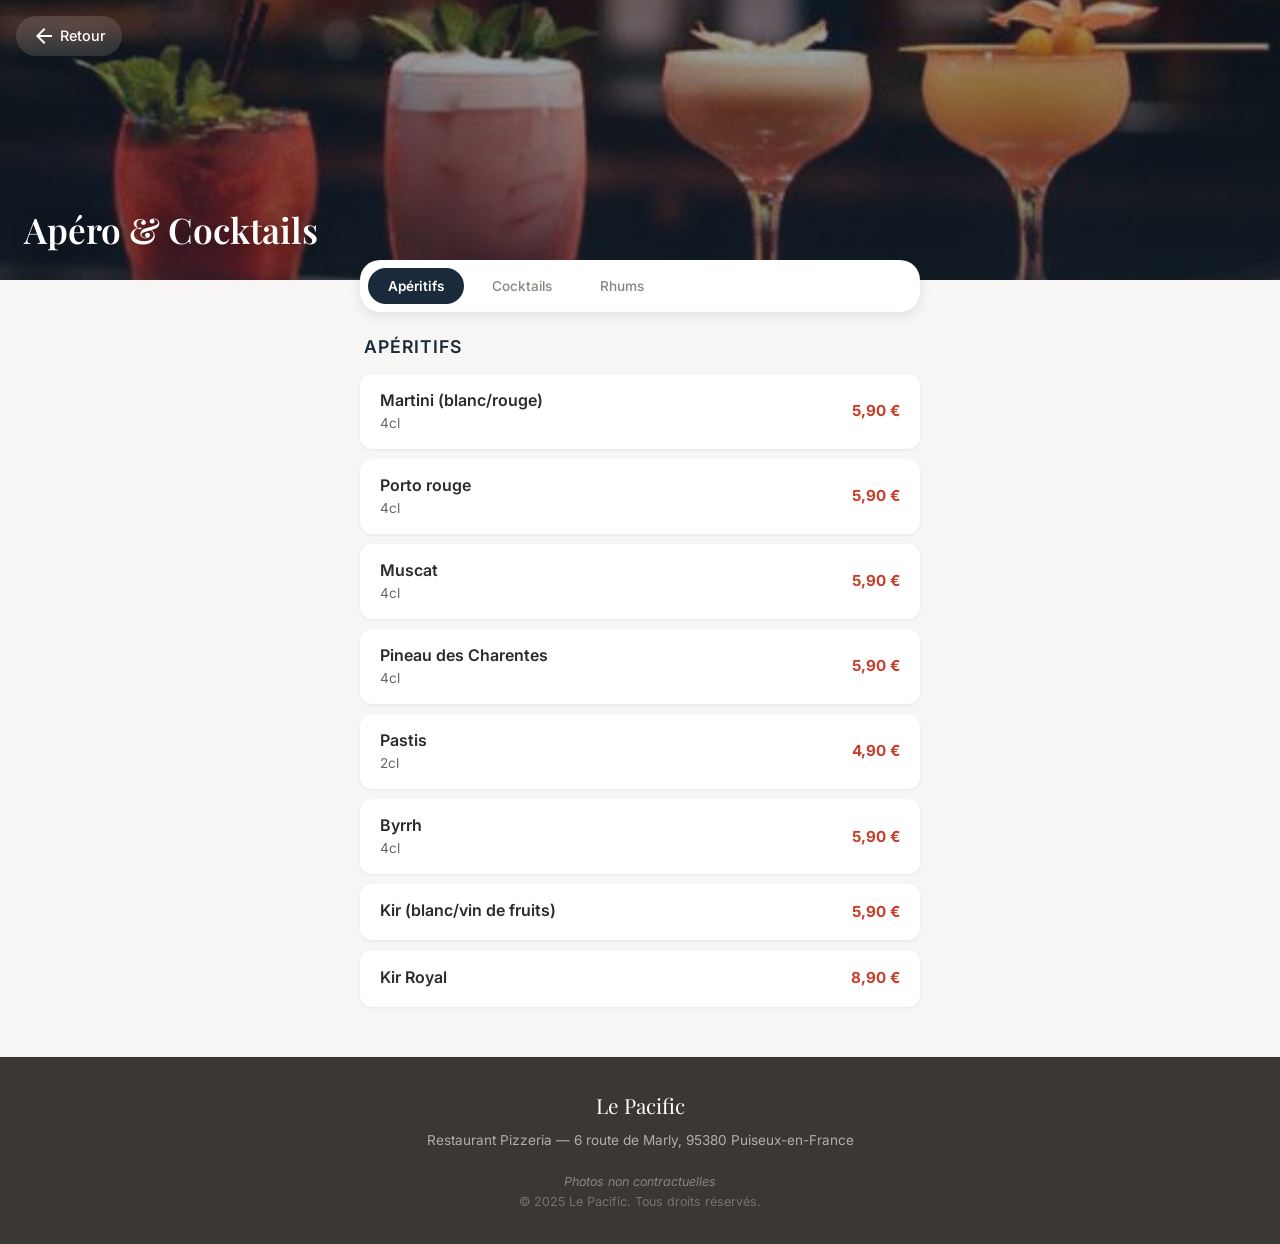
<file: menu_aperitifs_cocktails.html>
<!DOCTYPE html>
<html lang="fr">
<head>
    <meta charset="UTF-8">
    <meta name="viewport" content="width=device-width, initial-scale=1.0">
    <title>Apéro & Cocktails — Le Pacific | Puiseux-en-France</title>
    <meta name="description" content="Découvrez notre sélection d'apéritifs, cocktails et rhums au Pacific — Restaurant Pizzeria à Puiseux-en-France.">
    <meta name="robots" content="index,follow">

    <link rel="preconnect" href="https://fonts.googleapis.com">
    <link rel="preconnect" href="https://fonts.gstatic.com" crossorigin>
    <link href="https://fonts.googleapis.com/css2?family=Playfair+Display:ital,wght@0,400;0,600;0,700;1,400&family=Inter:wght@300;400;500;600;700&display=swap" rel="stylesheet">
    <link rel="stylesheet" href="https://fonts.googleapis.com/css2?family=Material+Symbols+Outlined:opsz,wght,FILL,GRAD@20..48,100..700,0,1" />
    <link rel="stylesheet" href="styles.css">
    <link rel="stylesheet" href="products.css">
</head>
<body class="product-page">
    <!-- Image d'en-tête de la catégorie -->
    <div class="cat-hero">
        <img src="images/photos/cocktails.jpg" alt="Apéro & Cocktails" class="cat-hero-img">
        <div class="cat-hero-overlay"></div>
        <a href="index.html#menu" class="cat-back">
            <span class="material-symbols-outlined">arrow_back</span> Retour
        </a>
        <h1 class="cat-hero-title">Apéro &amp; Cocktails</h1>
    </div>

    <main class="cat-main">
        <!-- Navigation des sous-catégories -->
        <nav class="cat-nav" id="catNav">
            <button class="cat-nav-btn active" data-target="aperitifs">Apéritifs</button>
            <button class="cat-nav-btn" data-target="cocktails">Cocktails</button>
            <button class="cat-nav-btn" data-target="rhums">Rhums</button>
        </nav>

        <div class="cat-content">
            <!-- APÉRITIFS -->
            <section id="aperitifs" class="product-section active">
                <h2 class="product-section-title">Apéritifs</h2>

                <div class="product-card">
                    <div class="product-info">
                        <h3 class="product-name">Martini (blanc/rouge)</h3>
                        <p class="product-ingredients">4cl</p>
                    </div>
                    <div class="product-prices">
                        <span class="price">5,90 €</span>
                    </div>
                </div>

                <div class="product-card">
                    <div class="product-info">
                        <h3 class="product-name">Porto rouge</h3>
                        <p class="product-ingredients">4cl</p>
                    </div>
                    <div class="product-prices">
                        <span class="price">5,90 €</span>
                    </div>
                </div>

                <div class="product-card">
                    <div class="product-info">
                        <h3 class="product-name">Muscat</h3>
                        <p class="product-ingredients">4cl</p>
                    </div>
                    <div class="product-prices">
                        <span class="price">5,90 €</span>
                    </div>
                </div>

                <div class="product-card">
                    <div class="product-info">
                        <h3 class="product-name">Pineau des Charentes</h3>
                        <p class="product-ingredients">4cl</p>
                    </div>
                    <div class="product-prices">
                        <span class="price">5,90 €</span>
                    </div>
                </div>

                <div class="product-card">
                    <div class="product-info">
                        <h3 class="product-name">Pastis</h3>
                        <p class="product-ingredients">2cl</p>
                    </div>
                    <div class="product-prices">
                        <span class="price">4,90 €</span>
                    </div>
                </div>

                <div class="product-card">
                    <div class="product-info">
                        <h3 class="product-name">Byrrh</h3>
                        <p class="product-ingredients">4cl</p>
                    </div>
                    <div class="product-prices">
                        <span class="price">5,90 €</span>
                    </div>
                </div>

                <div class="product-card">
                    <div class="product-info">
                        <h3 class="product-name">Kir (blanc/vin de fruits)</h3>
                    </div>
                    <div class="product-prices">
                        <span class="price">5,90 €</span>
                    </div>
                </div>

                <div class="product-card">
                    <div class="product-info">
                        <h3 class="product-name">Kir Royal</h3>
                    </div>
                    <div class="product-prices">
                        <span class="price">8,90 €</span>
                    </div>
                </div>
            </section>

            <!-- COCKTAILS -->
            <section id="cocktails" class="product-section">
                <h2 class="product-section-title">Cocktails</h2>

                <div class="product-card">
                    <div class="product-info">
                        <h3 class="product-name">Mojito</h3>
                    </div>
                    <div class="product-prices">
                        <span class="price">8,50 €</span>
                    </div>
                </div>

                <div class="product-card">
                    <div class="product-info">
                        <h3 class="product-name">Margarita</h3>
                    </div>
                    <div class="product-prices">
                        <span class="price">8,50 €</span>
                    </div>
                </div>

                <div class="product-card">
                    <div class="product-info">
                        <h3 class="product-name">Piña Colada</h3>
                    </div>
                    <div class="product-prices">
                        <span class="price">8,50 €</span>
                    </div>
                </div>

                <div class="product-card">
                    <div class="product-info">
                        <h3 class="product-name">Sex on the Beach</h3>
                    </div>
                    <div class="product-prices">
                        <span class="price">8,50 €</span>
                    </div>
                </div>

                <div class="product-card">
                    <div class="product-info">
                        <h3 class="product-name">Long Island</h3>
                    </div>
                    <div class="product-prices">
                        <span class="price">8,50 €</span>
                    </div>
                </div>

                <div class="product-card">
                    <div class="product-info">
                        <h3 class="product-name">Blue Lagoon</h3>
                    </div>
                    <div class="product-prices">
                        <span class="price">8,50 €</span>
                    </div>
                </div>

                <div class="product-card">
                    <div class="product-info">
                        <h3 class="product-name">Tequila Sunrise</h3>
                    </div>
                    <div class="product-prices">
                        <span class="price">8,50 €</span>
                    </div>
                </div>

                <div class="product-card">
                    <div class="product-info">
                        <h3 class="product-name">Spritz (Aperol/Lillet/Martini)</h3>
                    </div>
                    <div class="product-prices">
                        <span class="price">8,50 €</span>
                    </div>
                </div>

                <div class="product-card">
                    <div class="product-info">
                        <h3 class="product-name">Bloody Mary</h3>
                    </div>
                    <div class="product-prices">
                        <span class="price">8,50 €</span>
                    </div>
                </div>

                <div class="product-card">
                    <div class="product-info">
                        <h3 class="product-name">Negroni</h3>
                    </div>
                    <div class="product-prices">
                        <span class="price">8,50 €</span>
                    </div>
                </div>

                <div class="product-card">
                    <div class="product-info">
                        <h3 class="product-name">Punch</h3>
                    </div>
                    <div class="product-prices">
                        <span class="price">10,50 €</span>
                    </div>
                </div>

                <div class="product-card">
                    <div class="product-info">
                        <h3 class="product-name">Joker</h3>
                    </div>
                    <div class="product-prices">
                        <span class="price">10,50 €</span>
                    </div>
                </div>

                <div class="product-card">
                    <div class="product-info">
                        <h3 class="product-name">Ti Punch</h3>
                    </div>
                    <div class="product-prices">
                        <span class="price">6,90 €</span>
                    </div>
                </div>

                <div class="product-card">
                    <div class="product-info">
                        <h3 class="product-name">Planteur</h3>
                    </div>
                    <div class="product-prices">
                        <span class="price">6,90 €</span>
                    </div>
                </div>

                <div class="product-card">
                    <div class="product-info">
                        <h3 class="product-name">Punch coco</h3>
                    </div>
                    <div class="product-prices">
                        <span class="price">8,50 €</span>
                    </div>
                </div>
            </section>

            <!-- RHUMS -->
            <section id="rhums" class="product-section">
                <h2 class="product-section-title">Rhums</h2>

                <div class="product-card">
                    <div class="product-info">
                        <h3 class="product-name">Rhum blanc</h3>
                        <p class="product-ingredients">4cl</p>
                    </div>
                    <div class="product-prices">
                        <span class="price">6,90 €</span>
                    </div>
                </div>

                <div class="product-card">
                    <div class="product-info">
                        <h3 class="product-name">Rhum arrangé</h3>
                        <p class="product-ingredients">4cl</p>
                    </div>
                    <div class="product-prices">
                        <span class="price">7,50 €</span>
                    </div>
                </div>

                <div class="product-card">
                    <div class="product-info">
                        <h3 class="product-name">Rhum vieux</h3>
                        <p class="product-ingredients">4cl</p>
                    </div>
                    <div class="product-prices">
                        <span class="price">7,50 €</span>
                    </div>
                </div>
            </section>
        </div>
    </main>

    <footer class="footer">
        <div class="container">
            <div class="footer-brand">Le Pacific</div>
            <p class="footer-text">Restaurant Pizzeria — 6 route de Marly, 95380 Puiseux-en-France</p>
            <p class="footer-disclaimer">Photos non contractuelles</p>
            <p class="footer-copy">&copy; 2025 Le Pacific. Tous droits réservés.</p>
        </div>
    </footer>

    <script>
        // === Navigation sous-catégories ===
        const navBtns = document.querySelectorAll('.cat-nav-btn');
        const sections = document.querySelectorAll('.product-section');

        navBtns.forEach(btn => {
            btn.addEventListener('click', () => {
                navBtns.forEach(b => b.classList.remove('active'));
                btn.classList.add('active');

                const target = btn.getAttribute('data-target');
                sections.forEach(s => {
                    s.classList.remove('active');
                    if (s.id === target) s.classList.add('active');
                });
            });
        });

        // === Sticky nav scroll effect ===
        const catNav = document.getElementById('catNav');
        window.addEventListener('scroll', () => {
            if (window.scrollY > 250) {
                catNav.classList.add('sticky');
            } else {
                catNav.classList.remove('sticky');
            }
        });
    </script>
</body>
</html>
</file>
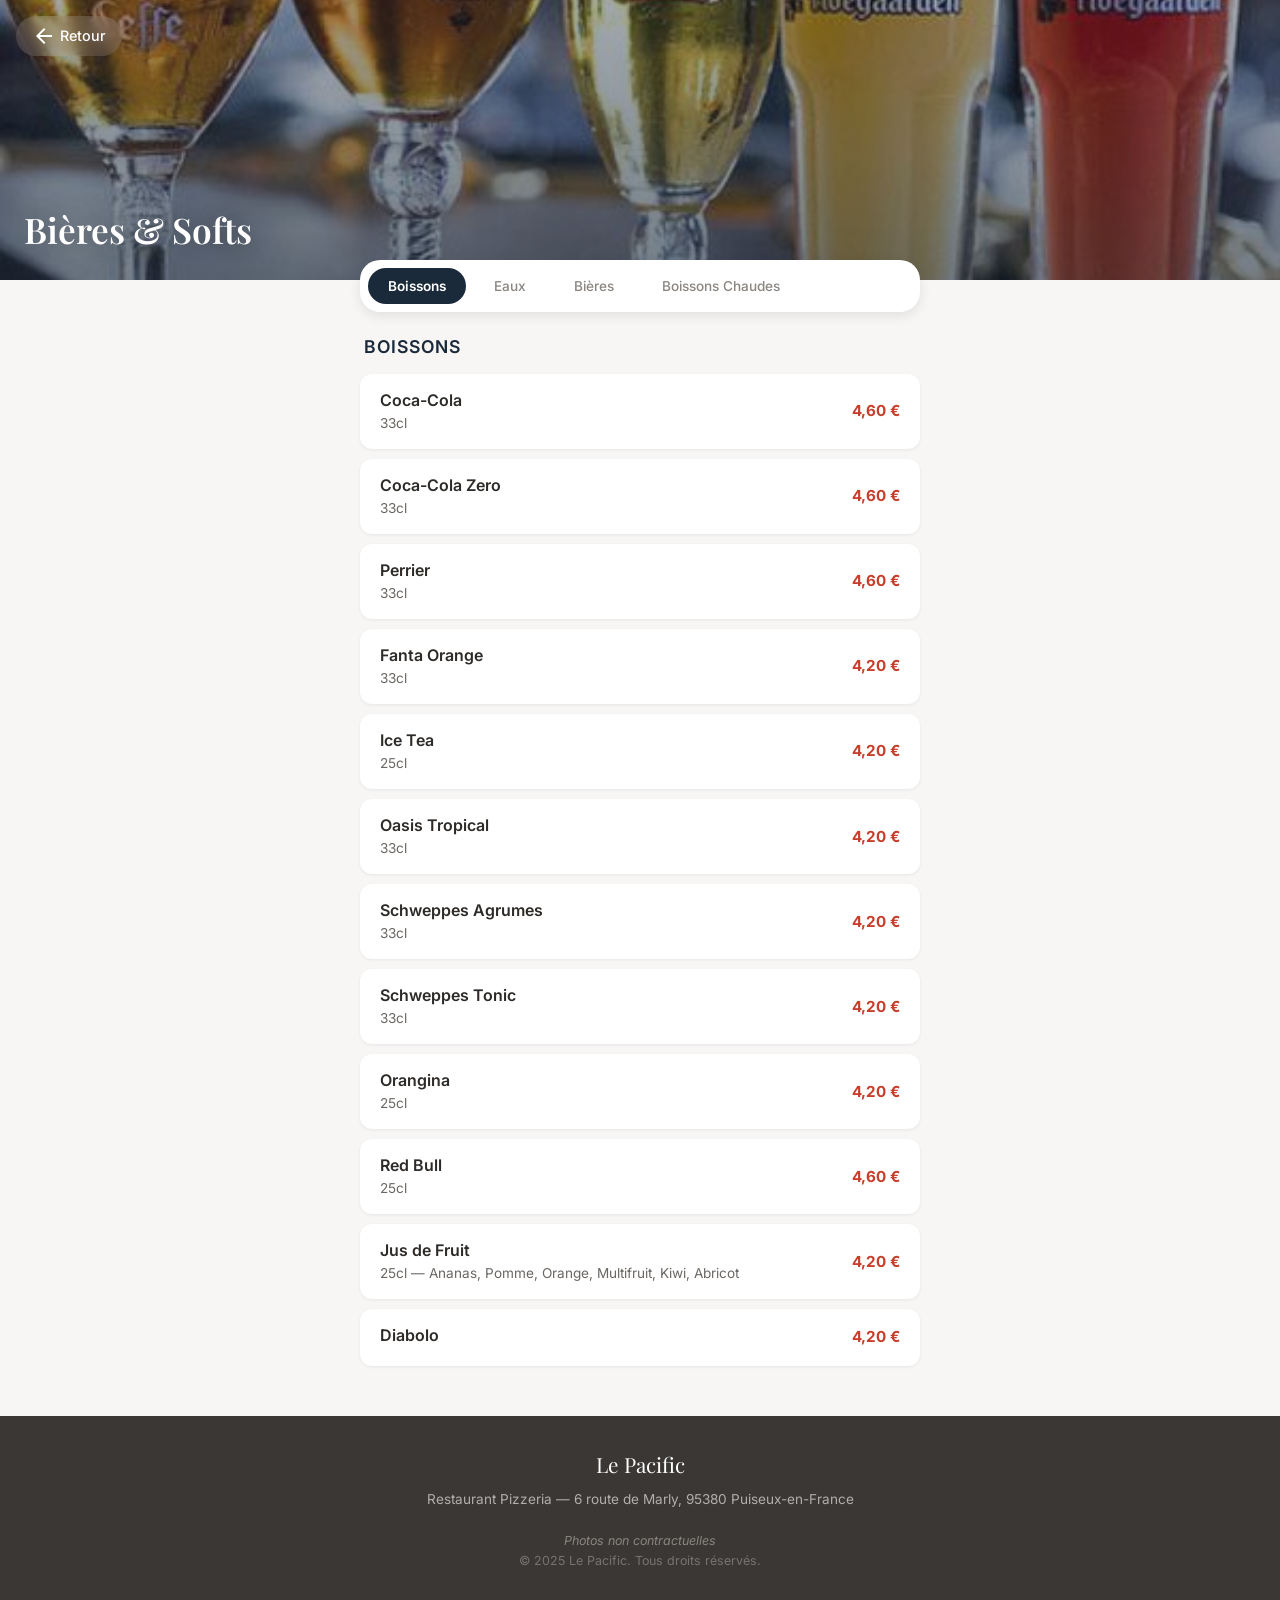
<file: menu_bieres_softs.html>
<!DOCTYPE html>
<html lang="fr">
<head>
    <meta charset="UTF-8">
    <meta name="viewport" content="width=device-width, initial-scale=1.0">
    <title>Bières & Softs — Le Pacific | Puiseux-en-France</title>
    <meta name="description" content="Découvrez notre sélection de bières et softs au Pacific — Restaurant Pizzeria à Puiseux-en-France.">
    <meta name="robots" content="index,follow">

    <link rel="preconnect" href="https://fonts.googleapis.com">
    <link rel="preconnect" href="https://fonts.gstatic.com" crossorigin>
    <link href="https://fonts.googleapis.com/css2?family=Playfair+Display:ital,wght@0,400;0,600;0,700;1,400&family=Inter:wght@300;400;500;600;700&display=swap" rel="stylesheet">
    <link rel="stylesheet" href="https://fonts.googleapis.com/css2?family=Material+Symbols+Outlined:opsz,wght,FILL,GRAD@20..48,100..700,0,1" />
    <link rel="stylesheet" href="styles.css">
    <link rel="stylesheet" href="products.css">
</head>
<body class="product-page">
    <!-- Image d'en-tête de la catégorie -->
    <div class="cat-hero">
        <img src="images/photos/bieres-artisanales.jpg" alt="Bières & Softs" class="cat-hero-img">
        <div class="cat-hero-overlay"></div>
        <a href="index.html#menu" class="cat-back">
            <span class="material-symbols-outlined">arrow_back</span> Retour
        </a>
        <h1 class="cat-hero-title">Bières &amp; Softs</h1>
    </div>

    <main class="cat-main">
        <!-- Navigation des sous-catégories -->
        <nav class="cat-nav" id="catNav">
            <button class="cat-nav-btn active" data-target="boissons">Boissons</button>
            <button class="cat-nav-btn" data-target="eaux">Eaux</button>
            <button class="cat-nav-btn" data-target="bieres">Bières</button>
            <button class="cat-nav-btn" data-target="chaudes">Boissons Chaudes</button>
        </nav>

        <div class="cat-content">
            <!-- BOISSONS -->
            <section id="boissons" class="product-section active">
                <h2 class="product-section-title">Boissons</h2>

                <div class="product-card">
                    <div class="product-info">
                        <h3 class="product-name">Coca-Cola</h3>
                        <p class="product-ingredients">33cl</p>
                    </div>
                    <div class="product-prices">
                        <span class="price">4,60 €</span>
                    </div>
                </div>

                <div class="product-card">
                    <div class="product-info">
                        <h3 class="product-name">Coca-Cola Zero</h3>
                        <p class="product-ingredients">33cl</p>
                    </div>
                    <div class="product-prices">
                        <span class="price">4,60 €</span>
                    </div>
                </div>

                <div class="product-card">
                    <div class="product-info">
                        <h3 class="product-name">Perrier</h3>
                        <p class="product-ingredients">33cl</p>
                    </div>
                    <div class="product-prices">
                        <span class="price">4,60 €</span>
                    </div>
                </div>

                <div class="product-card">
                    <div class="product-info">
                        <h3 class="product-name">Fanta Orange</h3>
                        <p class="product-ingredients">33cl</p>
                    </div>
                    <div class="product-prices">
                        <span class="price">4,20 €</span>
                    </div>
                </div>

                <div class="product-card">
                    <div class="product-info">
                        <h3 class="product-name">Ice Tea</h3>
                        <p class="product-ingredients">25cl</p>
                    </div>
                    <div class="product-prices">
                        <span class="price">4,20 €</span>
                    </div>
                </div>

                <div class="product-card">
                    <div class="product-info">
                        <h3 class="product-name">Oasis Tropical</h3>
                        <p class="product-ingredients">33cl</p>
                    </div>
                    <div class="product-prices">
                        <span class="price">4,20 €</span>
                    </div>
                </div>

                <div class="product-card">
                    <div class="product-info">
                        <h3 class="product-name">Schweppes Agrumes</h3>
                        <p class="product-ingredients">33cl</p>
                    </div>
                    <div class="product-prices">
                        <span class="price">4,20 €</span>
                    </div>
                </div>

                <div class="product-card">
                    <div class="product-info">
                        <h3 class="product-name">Schweppes Tonic</h3>
                        <p class="product-ingredients">33cl</p>
                    </div>
                    <div class="product-prices">
                        <span class="price">4,20 €</span>
                    </div>
                </div>

                <div class="product-card">
                    <div class="product-info">
                        <h3 class="product-name">Orangina</h3>
                        <p class="product-ingredients">25cl</p>
                    </div>
                    <div class="product-prices">
                        <span class="price">4,20 €</span>
                    </div>
                </div>

                <div class="product-card">
                    <div class="product-info">
                        <h3 class="product-name">Red Bull</h3>
                        <p class="product-ingredients">25cl</p>
                    </div>
                    <div class="product-prices">
                        <span class="price">4,60 €</span>
                    </div>
                </div>

                <div class="product-card">
                    <div class="product-info">
                        <h3 class="product-name">Jus de Fruit</h3>
                        <p class="product-ingredients">25cl — Ananas, Pomme, Orange, Multifruit, Kiwi, Abricot</p>
                    </div>
                    <div class="product-prices">
                        <span class="price">4,20 €</span>
                    </div>
                </div>

                <div class="product-card">
                    <div class="product-info">
                        <h3 class="product-name">Diabolo</h3>
                    </div>
                    <div class="product-prices">
                        <span class="price">4,20 €</span>
                    </div>
                </div>
            </section>

            <!-- EAUX -->
            <section id="eaux" class="product-section">
                <h2 class="product-section-title">Eaux</h2>

                <div class="product-card">
                    <div class="product-info">
                        <h3 class="product-name">San Pellegrino</h3>
                    </div>
                    <div class="product-prices">
                        <span class="price" data-size="50cl">5,10 €</span>
                        <span class="price" data-size="1L">6,10 €</span>
                    </div>
                </div>

                <div class="product-card">
                    <div class="product-info">
                        <h3 class="product-name">Evian</h3>
                    </div>
                    <div class="product-prices">
                        <span class="price" data-size="50cl">5,10 €</span>
                        <span class="price" data-size="1L">6,10 €</span>
                    </div>
                </div>

                <div class="supplements-grid">
                    <div class="supplement-item">
                        <span class="sup-name">Sirop (Fraise, Menthe, Grenadine, Pêche, Melon, Citron)</span>
                        <span class="sup-price">1,00 €</span>
                    </div>
                </div>
            </section>

            <!-- BIÈRES -->
            <section id="bieres" class="product-section">
                <h2 class="product-section-title">Bières</h2>
                <p class="product-ingredients" style="margin-bottom:12px;padding:0 4px;">Bouteille 33cl</p>

                <div class="product-card">
                    <div class="product-info">
                        <h3 class="product-name">Rince Cochon</h3>
                    </div>
                    <div class="product-prices">
                        <span class="price">6,90 €</span>
                    </div>
                </div>

                <div class="product-card">
                    <div class="product-info">
                        <h3 class="product-name">Rince Cochon Rouge</h3>
                    </div>
                    <div class="product-prices">
                        <span class="price">6,90 €</span>
                    </div>
                </div>

                <div class="product-card">
                    <div class="product-info">
                        <h3 class="product-name">Super Bock</h3>
                    </div>
                    <div class="product-prices">
                        <span class="price">5,90 €</span>
                    </div>
                </div>

                <div class="product-card">
                    <div class="product-info">
                        <h3 class="product-name">Desperados</h3>
                    </div>
                    <div class="product-prices">
                        <span class="price">5,90 €</span>
                    </div>
                </div>

                <div class="product-card">
                    <div class="product-info">
                        <h3 class="product-name">Desperados Red</h3>
                    </div>
                    <div class="product-prices">
                        <span class="price">5,90 €</span>
                    </div>
                </div>

                <div class="product-card">
                    <div class="product-info">
                        <h3 class="product-name">Chouffe</h3>
                    </div>
                    <div class="product-prices">
                        <span class="price">5,90 €</span>
                    </div>
                </div>

                <div class="product-card">
                    <div class="product-info">
                        <h3 class="product-name">Chouffe Cherry</h3>
                    </div>
                    <div class="product-prices">
                        <span class="price">5,90 €</span>
                    </div>
                </div>

                <div class="product-card">
                    <div class="product-info">
                        <h3 class="product-name">Leffe</h3>
                    </div>
                    <div class="product-prices">
                        <span class="price">5,90 €</span>
                    </div>
                </div>

                <div class="product-card">
                    <div class="product-info">
                        <h3 class="product-name">Paix Dieu</h3>
                    </div>
                    <div class="product-prices">
                        <span class="price">8,00 €</span>
                    </div>
                </div>

                <div class="product-card">
                    <div class="product-info">
                        <h3 class="product-name">Triple Karmeliet</h3>
                    </div>
                    <div class="product-prices">
                        <span class="price">8,00 €</span>
                    </div>
                </div>

                <div class="product-card">
                    <div class="product-info">
                        <h3 class="product-name">Monaco</h3>
                    </div>
                    <div class="product-prices">
                        <span class="price" data-size="25cl">4,50 €</span>
                        <span class="price" data-size="50cl">7,90 €</span>
                    </div>
                </div>

                <div class="product-card">
                    <div class="product-info">
                        <h3 class="product-name">Panaché</h3>
                        <p class="product-ingredients">25cl</p>
                    </div>
                    <div class="product-prices">
                        <span class="price">4,20 €</span>
                    </div>
                </div>
            </section>

            <!-- BOISSONS CHAUDES -->
            <section id="chaudes" class="product-section">
                <h2 class="product-section-title">Boissons Chaudes</h2>

                <div class="product-card">
                    <div class="product-info">
                        <h3 class="product-name">Café</h3>
                    </div>
                    <div class="product-prices">
                        <span class="price">2,20 €</span>
                    </div>
                </div>

                <div class="product-card">
                    <div class="product-info">
                        <h3 class="product-name">Café allongé</h3>
                    </div>
                    <div class="product-prices">
                        <span class="price">2,40 €</span>
                    </div>
                </div>

                <div class="product-card">
                    <div class="product-info">
                        <h3 class="product-name">Café noisette</h3>
                    </div>
                    <div class="product-prices">
                        <span class="price">2,60 €</span>
                    </div>
                </div>

                <div class="product-card">
                    <div class="product-info">
                        <h3 class="product-name">Café crème</h3>
                    </div>
                    <div class="product-prices">
                        <span class="price">3,20 €</span>
                    </div>
                </div>

                <div class="product-card">
                    <div class="product-info">
                        <h3 class="product-name">Décaféiné</h3>
                    </div>
                    <div class="product-prices">
                        <span class="price">2,40 €</span>
                    </div>
                </div>

                <div class="product-card">
                    <div class="product-info">
                        <h3 class="product-name">Thé</h3>
                        <p class="product-ingredients">Earl Grey, Fruits rouges, Menthe, Vert</p>
                    </div>
                    <div class="product-prices">
                        <span class="price">2,50 €</span>
                    </div>
                </div>

                <div class="product-card">
                    <div class="product-info">
                        <h3 class="product-name">Chocolat chaud</h3>
                    </div>
                    <div class="product-prices">
                        <span class="price">3,20 €</span>
                    </div>
                </div>

                <div class="product-card">
                    <div class="product-info">
                        <h3 class="product-name">Chocolat viennois</h3>
                    </div>
                    <div class="product-prices">
                        <span class="price">3,80 €</span>
                    </div>
                </div>

                <div class="product-card">
                    <div class="product-info">
                        <h3 class="product-name">Cappuccino</h3>
                    </div>
                    <div class="product-prices">
                        <span class="price">4,50 €</span>
                    </div>
                </div>
            </section>
        </div>
    </main>

    <footer class="footer">
        <div class="container">
            <div class="footer-brand">Le Pacific</div>
            <p class="footer-text">Restaurant Pizzeria — 6 route de Marly, 95380 Puiseux-en-France</p>
            <p class="footer-disclaimer">Photos non contractuelles</p>
            <p class="footer-copy">&copy; 2025 Le Pacific. Tous droits réservés.</p>
        </div>
    </footer>

    <script>
        // === Navigation sous-catégories ===
        const navBtns = document.querySelectorAll('.cat-nav-btn');
        const sections = document.querySelectorAll('.product-section');

        navBtns.forEach(btn => {
            btn.addEventListener('click', () => {
                navBtns.forEach(b => b.classList.remove('active'));
                btn.classList.add('active');

                const target = btn.getAttribute('data-target');
                sections.forEach(s => {
                    s.classList.remove('active');
                    if (s.id === target) s.classList.add('active');
                });
            });
        });

        // === Sticky nav scroll effect ===
        const catNav = document.getElementById('catNav');
        window.addEventListener('scroll', () => {
            if (window.scrollY > 250) {
                catNav.classList.add('sticky');
            } else {
                catNav.classList.remove('sticky');
            }
        });
    </script>
</body>
</html>
</file>
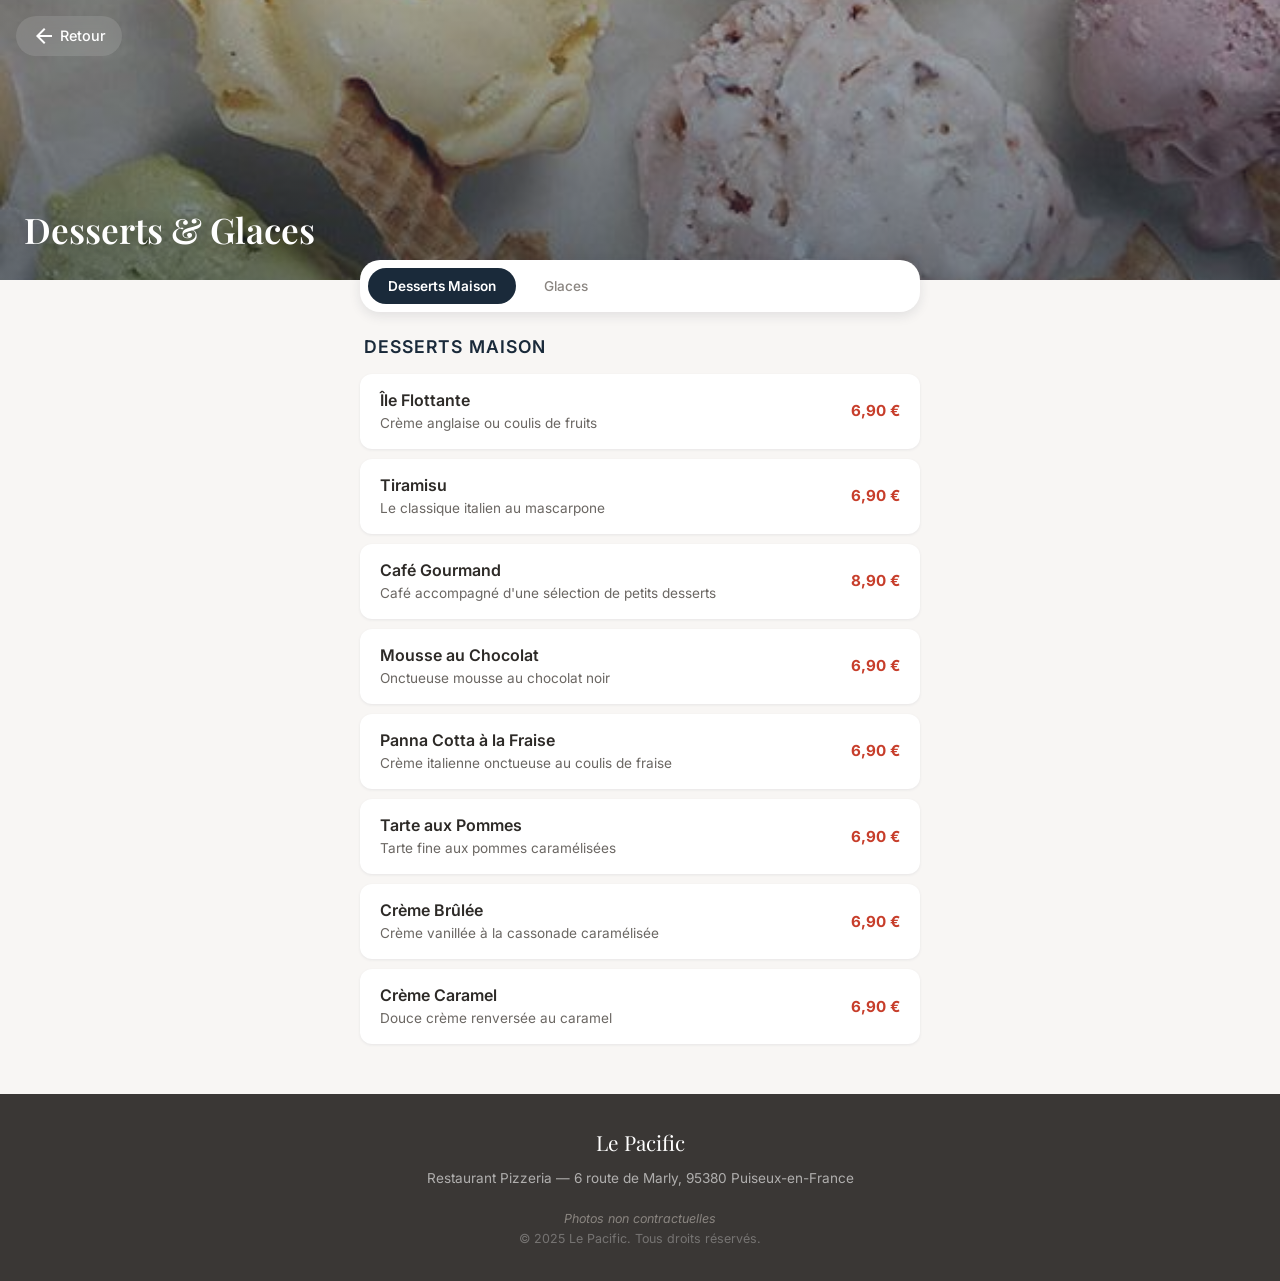
<file: menu_desserts.html>
<!DOCTYPE html>
<html lang="fr">
<head>
    <meta charset="UTF-8">
    <meta name="viewport" content="width=device-width, initial-scale=1.0">
    <title>Nos Desserts & Glaces — Le Pacific | Puiseux-en-France</title>
    <meta name="description" content="Découvrez tous nos desserts maisons et glaces au Pacific — Restaurant Pizzeria à Puiseux-en-France.">
    <meta name="robots" content="index,follow">

    <link rel="preconnect" href="https://fonts.googleapis.com">
    <link rel="preconnect" href="https://fonts.gstatic.com" crossorigin>
    <link href="https://fonts.googleapis.com/css2?family=Playfair+Display:ital,wght@0,400;0,600;0,700;1,400&family=Inter:wght@300;400;500;600;700&display=swap" rel="stylesheet">
    <link rel="stylesheet" href="https://fonts.googleapis.com/css2?family=Material+Symbols+Outlined:opsz,wght,FILL,GRAD@20..48,100..700,0,1" />
    <link rel="stylesheet" href="styles.css">
    <link rel="stylesheet" href="products.css">
</head>
<body class="product-page">
    <!-- Image d'en-tête de la catégorie -->
    <div class="cat-hero">
        <img src="images/photos/glaces.jpg" alt="Desserts & Glaces" class="cat-hero-img">
        <div class="cat-hero-overlay"></div>
        <a href="index.html#menu" class="cat-back">
            <span class="material-symbols-outlined">arrow_back</span> Retour
        </a>
        <h1 class="cat-hero-title">Desserts &amp; Glaces</h1>
    </div>

    <main class="cat-main">
        <!-- Navigation des sous-catégories -->
        <nav class="cat-nav" id="catNav">
            <button class="cat-nav-btn active" data-target="maison">Desserts Maison</button>
            <button class="cat-nav-btn" data-target="glaces">Glaces</button>
        </nav>

        <div class="cat-content">
            <!-- DESSERTS MAISON -->
            <section id="maison" class="product-section active">
                <h2 class="product-section-title">Desserts Maison</h2>

                <div class="product-card">
                    <div class="product-info">
                        <h3 class="product-name">Île Flottante</h3>
                        <p class="product-ingredients">Crème anglaise ou coulis de fruits</p>
                    </div>
                    <div class="product-prices">
                        <span class="price">6,90 €</span>
                    </div>
                </div>

                <div class="product-card">
                    <div class="product-info">
                        <h3 class="product-name">Tiramisu</h3>
                        <p class="product-ingredients">Le classique italien au mascarpone</p>
                    </div>
                    <div class="product-prices">
                        <span class="price">6,90 €</span>
                    </div>
                </div>

                <div class="product-card">
                    <div class="product-info">
                        <h3 class="product-name">Café Gourmand</h3>
                        <p class="product-ingredients">Café accompagné d'une sélection de petits desserts</p>
                    </div>
                    <div class="product-prices">
                        <span class="price">8,90 €</span>
                    </div>
                </div>

                <div class="product-card">
                    <div class="product-info">
                        <h3 class="product-name">Mousse au Chocolat</h3>
                        <p class="product-ingredients">Onctueuse mousse au chocolat noir</p>
                    </div>
                    <div class="product-prices">
                        <span class="price">6,90 €</span>
                    </div>
                </div>

                <div class="product-card">
                    <div class="product-info">
                        <h3 class="product-name">Panna Cotta à la Fraise</h3>
                        <p class="product-ingredients">Crème italienne onctueuse au coulis de fraise</p>
                    </div>
                    <div class="product-prices">
                        <span class="price">6,90 €</span>
                    </div>
                </div>

                <div class="product-card">
                    <div class="product-info">
                        <h3 class="product-name">Tarte aux Pommes</h3>
                        <p class="product-ingredients">Tarte fine aux pommes caramélisées</p>
                    </div>
                    <div class="product-prices">
                        <span class="price">6,90 €</span>
                    </div>
                </div>

                <div class="product-card">
                    <div class="product-info">
                        <h3 class="product-name">Crème Brûlée</h3>
                        <p class="product-ingredients">Crème vanillée à la cassonade caramélisée</p>
                    </div>
                    <div class="product-prices">
                        <span class="price">6,90 €</span>
                    </div>
                </div>

                <div class="product-card">
                    <div class="product-info">
                        <h3 class="product-name">Crème Caramel</h3>
                        <p class="product-ingredients">Douce crème renversée au caramel</p>
                    </div>
                    <div class="product-prices">
                        <span class="price">6,90 €</span>
                    </div>
                </div>
            </section>

            <!-- GLACES -->
            <section id="glaces" class="product-section">
                <h2 class="product-section-title">Glaces</h2>

                <div class="product-card">
                    <div class="product-info">
                        <h3 class="product-name">Pêche Melba</h3>
                        <p class="product-ingredients">Pêche, glace vanille, coulis de framboise, chantilly</p>
                    </div>
                    <div class="product-prices">
                        <span class="price">6,90 €</span>
                    </div>
                </div>

                <div class="product-card">
                    <div class="product-info">
                        <h3 class="product-name">Banana Split</h3>
                        <p class="product-ingredients">Banane, glaces vanille, chocolat, fraise, chantilly</p>
                    </div>
                    <div class="product-prices">
                        <span class="price">6,90 €</span>
                    </div>
                </div>

                <div class="product-card">
                    <div class="product-info">
                        <h3 class="product-name">L'Italienne</h3>
                        <p class="product-ingredients">Coupe de glaces italienne avec fruits et chantilly</p>
                    </div>
                    <div class="product-prices">
                        <span class="price">6,90 €</span>
                    </div>
                </div>

                <div class="product-card">
                    <div class="product-info">
                        <h3 class="product-name">Coupe de Glace</h3>
                        <p class="product-ingredients">
                            Parfums : Vanille, Chocolat, Fraise, Noix de coco, Framboise, Mangue, Pistache, Citron vert, Cassis, Café, Rhum raisins, Caramel beurre salé, Noisettes
                        </p>
                    </div>
                    <div class="product-prices">
                        <span class="price">2,50 € / boule</span>
                    </div>
                </div>

                <h2 class="product-section-title" style="margin-top:24px;">Suppléments</h2>
                <div class="supplements-grid">
                    <div class="supplement-item">
                        <span class="sup-name">Supplément Chantilly</span>
                        <span class="sup-price">1,00 €</span>
                    </div>
                    <div class="supplement-item">
                        <span class="sup-name">Supplément Coulis fraises</span>
                        <span class="sup-price">1,00 €</span>
                    </div>
                    <div class="supplement-item">
                        <span class="sup-name">Supplément Caramel</span>
                        <span class="sup-price">1,00 €</span>
                    </div>
                </div>
            </section>
        </div>
    </main>

    <footer class="footer">
        <div class="container">
            <div class="footer-brand">Le Pacific</div>
            <p class="footer-text">Restaurant Pizzeria — 6 route de Marly, 95380 Puiseux-en-France</p>
            <p class="footer-disclaimer">Photos non contractuelles</p>
            <p class="footer-copy">&copy; 2025 Le Pacific. Tous droits réservés.</p>
        </div>
    </footer>

    <script>
        // === Navigation sous-catégories ===
        const navBtns = document.querySelectorAll('.cat-nav-btn');
        const sections = document.querySelectorAll('.product-section');

        navBtns.forEach(btn => {
            btn.addEventListener('click', () => {
                navBtns.forEach(b => b.classList.remove('active'));
                btn.classList.add('active');

                const target = btn.getAttribute('data-target');
                sections.forEach(s => {
                    s.classList.remove('active');
                    if (s.id === target) s.classList.add('active');
                });
            });
        });

        // === Sticky nav scroll effect ===
        const catNav = document.getElementById('catNav');
        window.addEventListener('scroll', () => {
            if (window.scrollY > 250) {
                catNav.classList.add('sticky');
            } else {
                catNav.classList.remove('sticky');
            }
        });
    </script>
</body>
</html>
</file>
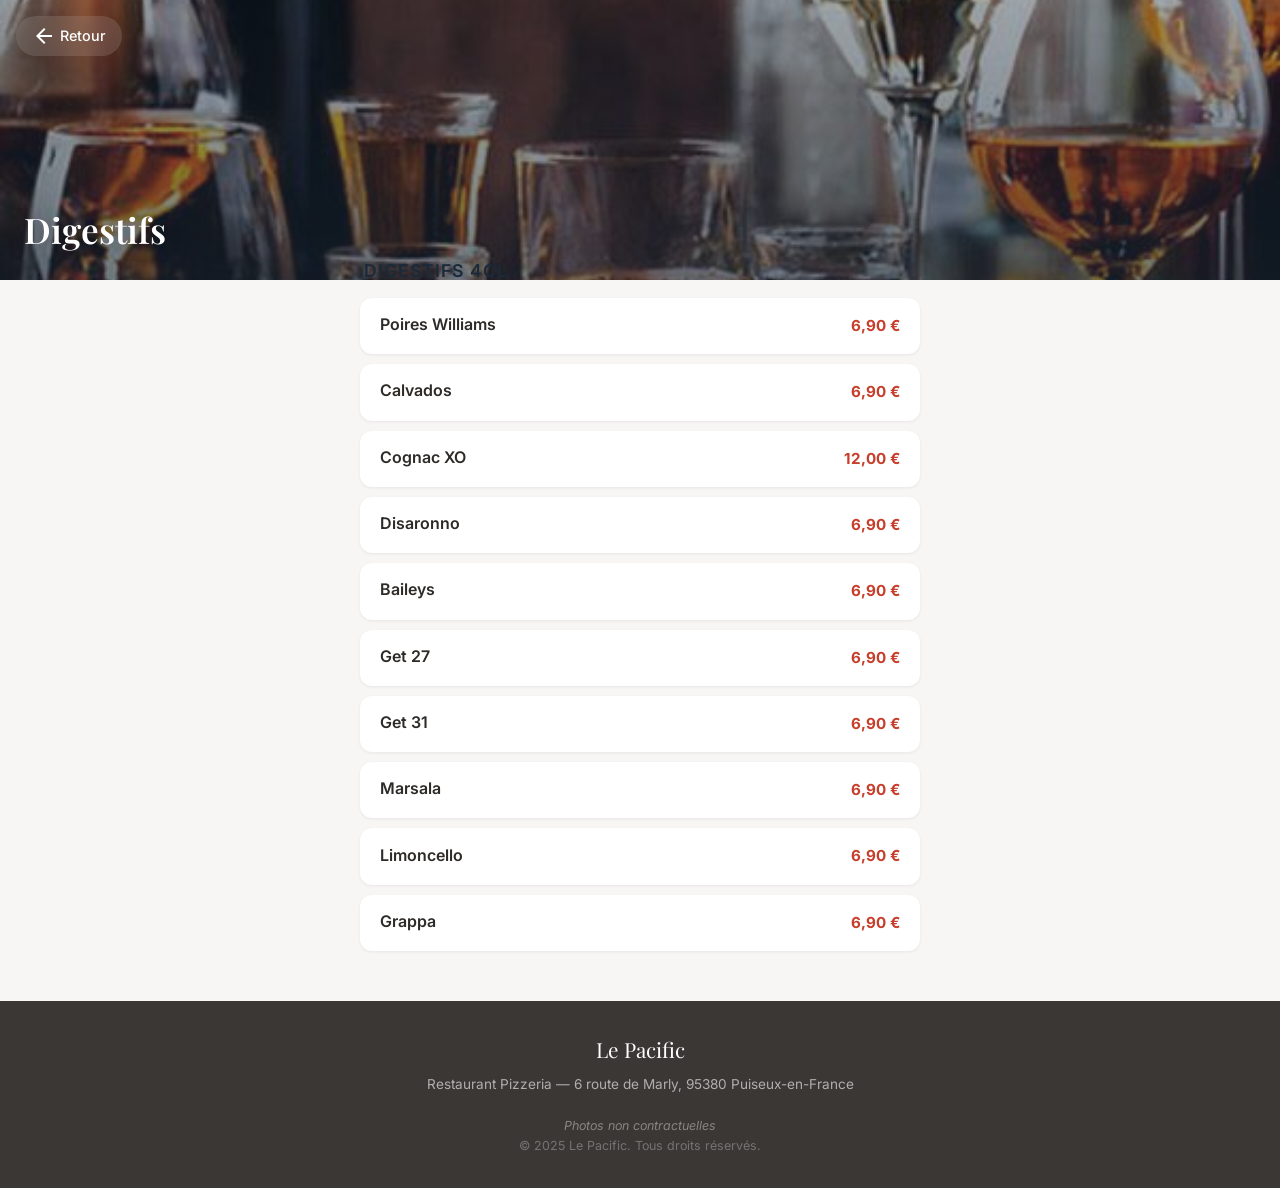
<file: menu_digestifs.html>
<!DOCTYPE html>
<html lang="fr">
<head>
    <meta charset="UTF-8">
    <meta name="viewport" content="width=device-width, initial-scale=1.0">
    <title>Digestifs — Le Pacific | Puiseux-en-France</title>
    <meta name="description" content="Découvrez notre sélection de digestifs au Pacific — Restaurant Pizzeria à Puiseux-en-France.">
    <meta name="robots" content="index,follow">

    <link rel="preconnect" href="https://fonts.googleapis.com">
    <link rel="preconnect" href="https://fonts.gstatic.com" crossorigin>
    <link href="https://fonts.googleapis.com/css2?family=Playfair+Display:ital,wght@0,400;0,600;0,700;1,400&family=Inter:wght@300;400;500;600;700&display=swap" rel="stylesheet">
    <link rel="stylesheet" href="https://fonts.googleapis.com/css2?family=Material+Symbols+Outlined:opsz,wght,FILL,GRAD@20..48,100..700,0,1" />
    <link rel="stylesheet" href="styles.css">
    <link rel="stylesheet" href="products.css">
</head>
<body class="product-page">
    <!-- Image d'en-tête de la catégorie -->
    <div class="cat-hero">
        <img src="images/photos/aperitifs-whisky.jpg" alt="Digestifs" class="cat-hero-img">
        <div class="cat-hero-overlay"></div>
        <a href="index.html#menu" class="cat-back">
            <span class="material-symbols-outlined">arrow_back</span> Retour
        </a>
        <h1 class="cat-hero-title">Digestifs</h1>
    </div>

    <main class="cat-main">
        <div class="cat-content">
            <section id="digestifs" class="product-section active">
                <h2 class="product-section-title">Digestifs 4cl</h2>

                <div class="product-card">
                    <div class="product-info">
                        <h3 class="product-name">Poires Williams</h3>
                    </div>
                    <div class="product-prices">
                        <span class="price">6,90 €</span>
                    </div>
                </div>

                <div class="product-card">
                    <div class="product-info">
                        <h3 class="product-name">Calvados</h3>
                    </div>
                    <div class="product-prices">
                        <span class="price">6,90 €</span>
                    </div>
                </div>

                <div class="product-card">
                    <div class="product-info">
                        <h3 class="product-name">Cognac XO</h3>
                    </div>
                    <div class="product-prices">
                        <span class="price">12,00 €</span>
                    </div>
                </div>

                <div class="product-card">
                    <div class="product-info">
                        <h3 class="product-name">Disaronno</h3>
                    </div>
                    <div class="product-prices">
                        <span class="price">6,90 €</span>
                    </div>
                </div>

                <div class="product-card">
                    <div class="product-info">
                        <h3 class="product-name">Baileys</h3>
                    </div>
                    <div class="product-prices">
                        <span class="price">6,90 €</span>
                    </div>
                </div>

                <div class="product-card">
                    <div class="product-info">
                        <h3 class="product-name">Get 27</h3>
                    </div>
                    <div class="product-prices">
                        <span class="price">6,90 €</span>
                    </div>
                </div>

                <div class="product-card">
                    <div class="product-info">
                        <h3 class="product-name">Get 31</h3>
                    </div>
                    <div class="product-prices">
                        <span class="price">6,90 €</span>
                    </div>
                </div>

                <div class="product-card">
                    <div class="product-info">
                        <h3 class="product-name">Marsala</h3>
                    </div>
                    <div class="product-prices">
                        <span class="price">6,90 €</span>
                    </div>
                </div>

                <div class="product-card">
                    <div class="product-info">
                        <h3 class="product-name">Limoncello</h3>
                    </div>
                    <div class="product-prices">
                        <span class="price">6,90 €</span>
                    </div>
                </div>

                <div class="product-card">
                    <div class="product-info">
                        <h3 class="product-name">Grappa</h3>
                    </div>
                    <div class="product-prices">
                        <span class="price">6,90 €</span>
                    </div>
                </div>
            </section>
        </div>
    </main>

    <footer class="footer">
        <div class="container">
            <div class="footer-brand">Le Pacific</div>
            <p class="footer-text">Restaurant Pizzeria — 6 route de Marly, 95380 Puiseux-en-France</p>
            <p class="footer-disclaimer">Photos non contractuelles</p>
            <p class="footer-copy">&copy; 2025 Le Pacific. Tous droits réservés.</p>
        </div>
    </footer>
</body>
</html>
</file>
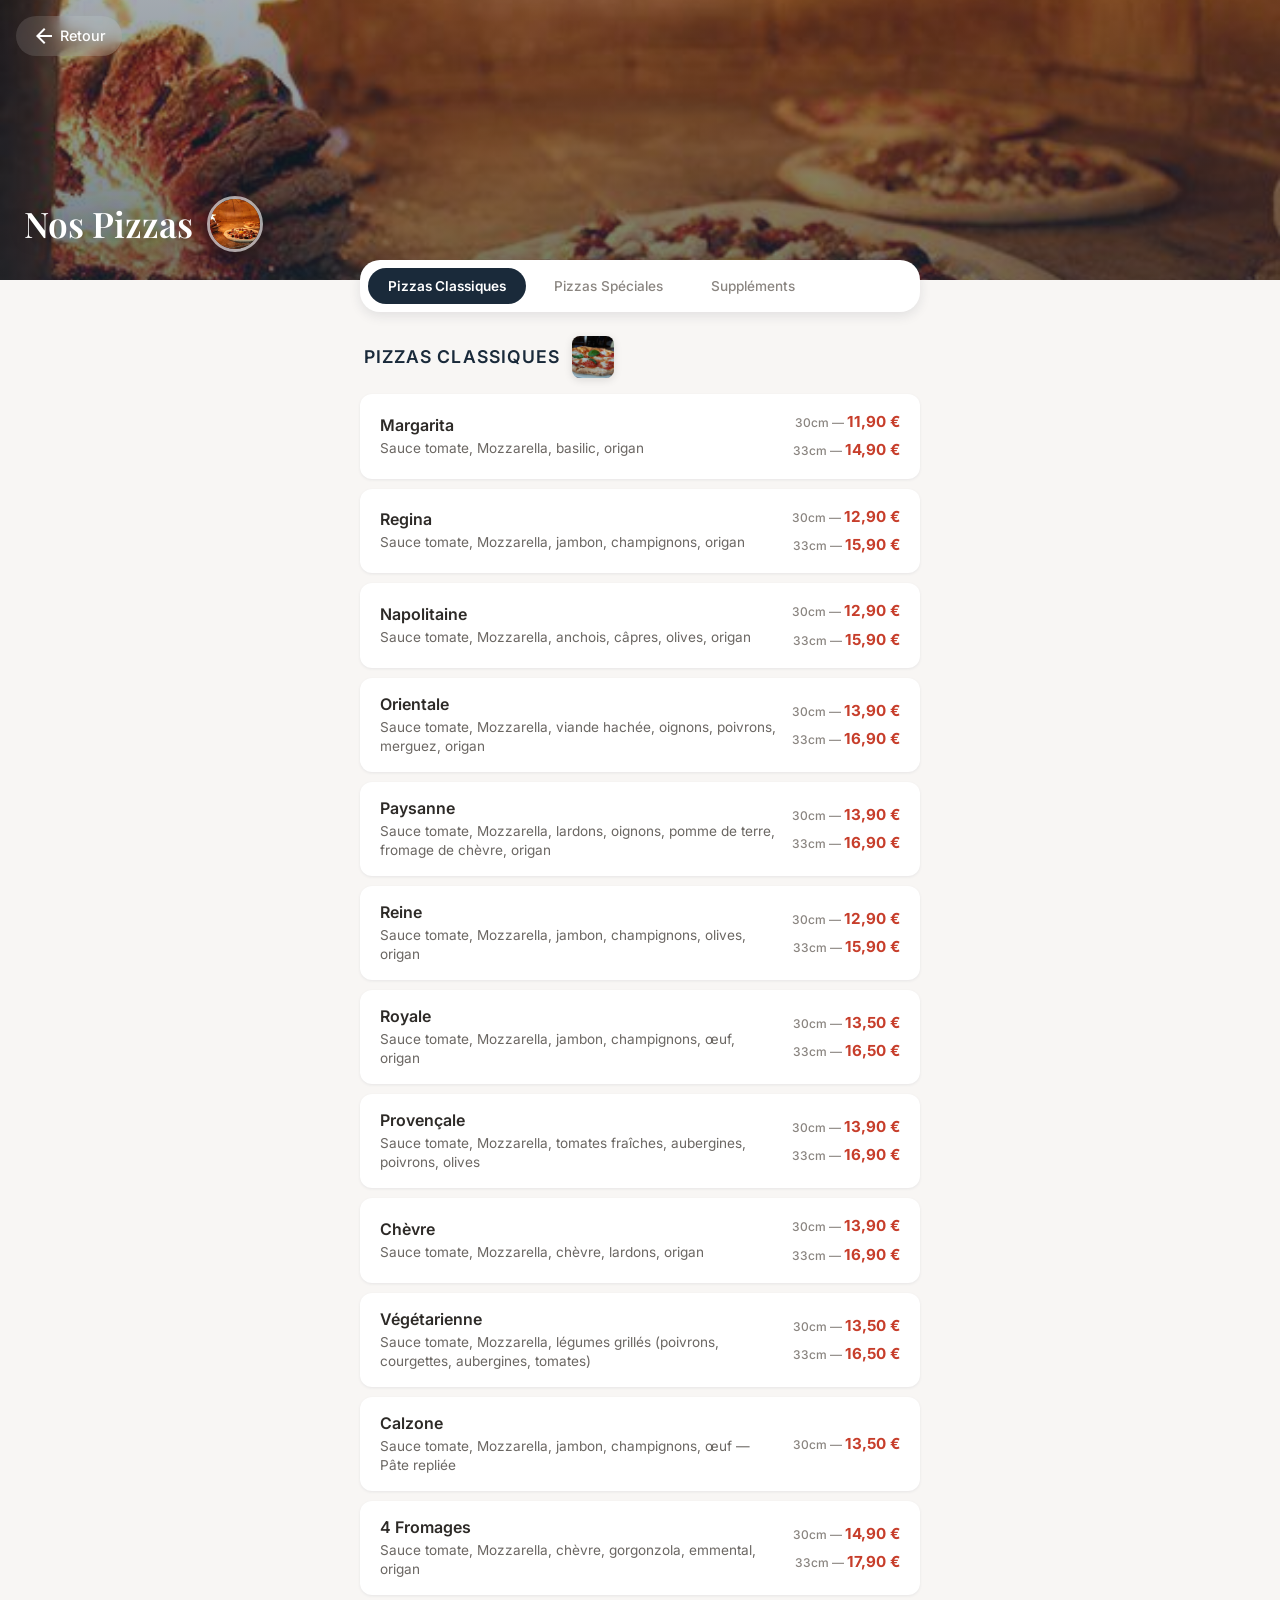
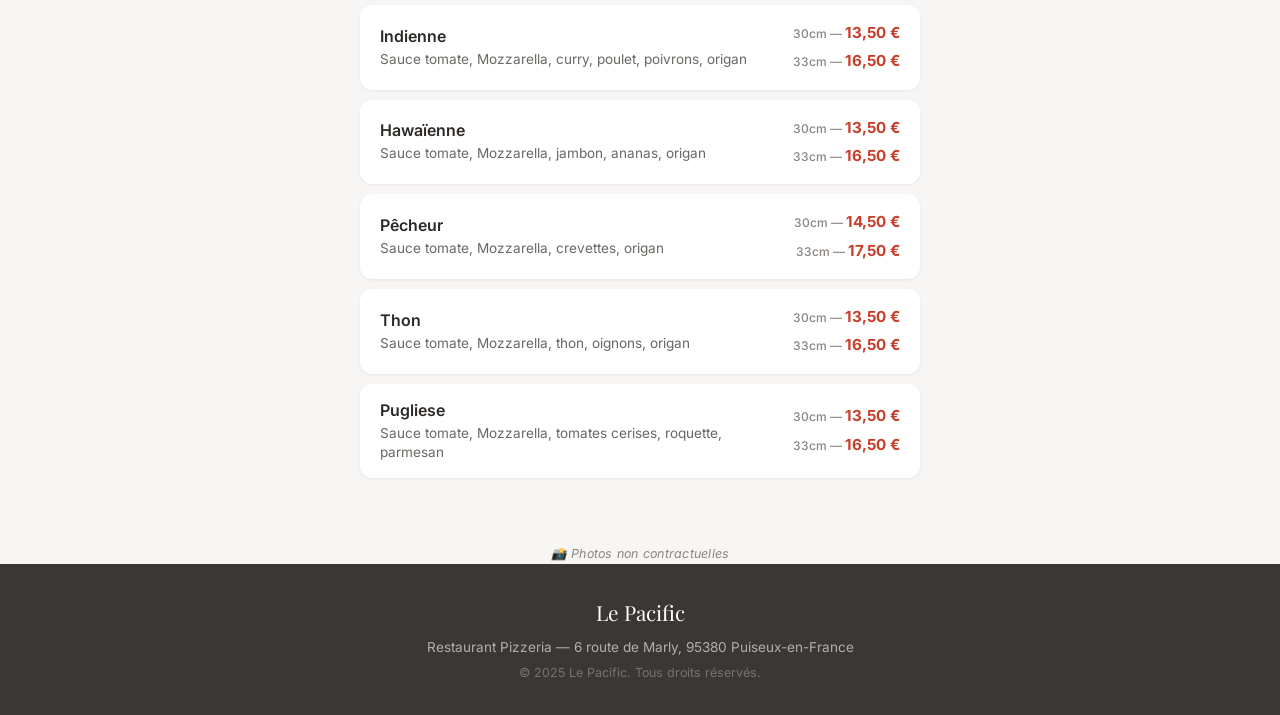
<file: menu_pizzas.html>
<!DOCTYPE html>
<html lang="fr">
<head>
    <meta charset="UTF-8">
    <meta name="viewport" content="width=device-width, initial-scale=1.0">
    <title>Nos Pizzas — Le Pacific | Puiseux-en-France</title>
    <meta name="description" content="Découvrez toutes nos pizzas artisanales au Pacific — Restaurant Pizzeria à Puiseux-en-France.">
    <meta name="robots" content="index,follow">

    <link rel="preconnect" href="https://fonts.googleapis.com">
    <link rel="preconnect" href="https://fonts.gstatic.com" crossorigin>
    <link href="https://fonts.googleapis.com/css2?family=Playfair+Display:ital,wght@0,400;0,600;0,700;1,400&family=Inter:wght@300;400;500;600;700&display=swap" rel="stylesheet">
    <link rel="stylesheet" href="https://fonts.googleapis.com/css2?family=Material+Symbols+Outlined:opsz,wght,FILL,GRAD@20..48,100..700,0,1" />
    <link rel="stylesheet" href="styles.css">
    <link rel="stylesheet" href="products.css">
</head>
<body class="product-page">
    <!-- Image d'en-tête de la catégorie -->
    <div class="cat-hero">
        <img src="images/photos/four-a-pizza.jpg" alt="Nos Pizzas" class="cat-hero-img">
        <div class="cat-hero-overlay"></div>
        <a href="index.html#menu" class="cat-back">
            <span class="material-symbols-outlined">arrow_back</span> Retour
        </a>
        <h1 class="cat-hero-title">Nos Pizzas <img src="images/photos/four-a-pizza.jpg" alt="Four à pizza" class="hero-badge-img"></h1>
    </div>

    <main class="cat-main">
        <!-- Navigation des sous-catégories -->
        <nav class="cat-nav" id="catNav">
            <button class="cat-nav-btn active" data-target="classiques">Pizzas Classiques</button>
            <button class="cat-nav-btn" data-target="specialites">Pizzas Spéciales</button>
            <button class="cat-nav-btn" data-target="supplements">Suppléments</button>
        </nav>

        <div class="cat-content">
            <!-- CLASSIQUES -->
            <section id="classiques" class="product-section active">
                <h2 class="product-section-title">Pizzas Classiques <img src="images/photos/pizza-margherita.jpg" alt="Pizza Margherita" class="section-deco-img"></h2>

                <div class="product-card">
                    <div class="product-info">
                        <h3 class="product-name">Margarita</h3>
                        <p class="product-ingredients">Sauce tomate, Mozzarella, basilic, origan</p>
                    </div>
                    <div class="product-prices">
                        <span class="price" data-size="30cm">11,90 €</span>
                        <span class="price" data-size="33cm">14,90 €</span>
                    </div>
                </div>

                <div class="product-card">
                    <div class="product-info">
                        <h3 class="product-name">Regina</h3>
                        <p class="product-ingredients">Sauce tomate, Mozzarella, jambon, champignons, origan</p>
                    </div>
                    <div class="product-prices">
                        <span class="price" data-size="30cm">12,90 €</span>
                        <span class="price" data-size="33cm">15,90 €</span>
                    </div>
                </div>

                <div class="product-card">
                    <div class="product-info">
                        <h3 class="product-name">Napolitaine</h3>
                        <p class="product-ingredients">Sauce tomate, Mozzarella, anchois, câpres, olives, origan</p>
                    </div>
                    <div class="product-prices">
                        <span class="price" data-size="30cm">12,90 €</span>
                        <span class="price" data-size="33cm">15,90 €</span>
                    </div>
                </div>

                <div class="product-card">
                    <div class="product-info">
                        <h3 class="product-name">Orientale</h3>
                        <p class="product-ingredients">Sauce tomate, Mozzarella, viande hachée, oignons, poivrons, merguez, origan</p>
                    </div>
                    <div class="product-prices">
                        <span class="price" data-size="30cm">13,90 €</span>
                        <span class="price" data-size="33cm">16,90 €</span>
                    </div>
                </div>

                <div class="product-card">
                    <div class="product-info">
                        <h3 class="product-name">Paysanne</h3>
                        <p class="product-ingredients">Sauce tomate, Mozzarella, lardons, oignons, pomme de terre, fromage de chèvre, origan</p>
                    </div>
                    <div class="product-prices">
                        <span class="price" data-size="30cm">13,90 €</span>
                        <span class="price" data-size="33cm">16,90 €</span>
                    </div>
                </div>

                <div class="product-card">
                    <div class="product-info">
                        <h3 class="product-name">Reine</h3>
                        <p class="product-ingredients">Sauce tomate, Mozzarella, jambon, champignons, olives, origan</p>
                    </div>
                    <div class="product-prices">
                        <span class="price" data-size="30cm">12,90 €</span>
                        <span class="price" data-size="33cm">15,90 €</span>
                    </div>
                </div>

                <div class="product-card">
                    <div class="product-info">
                        <h3 class="product-name">Royale</h3>
                        <p class="product-ingredients">Sauce tomate, Mozzarella, jambon, champignons, œuf, origan</p>
                    </div>
                    <div class="product-prices">
                        <span class="price" data-size="30cm">13,50 €</span>
                        <span class="price" data-size="33cm">16,50 €</span>
                    </div>
                </div>

                <div class="product-card">
                    <div class="product-info">
                        <h3 class="product-name">Provençale</h3>
                        <p class="product-ingredients">Sauce tomate, Mozzarella, tomates fraîches, aubergines, poivrons, olives</p>
                    </div>
                    <div class="product-prices">
                        <span class="price" data-size="30cm">13,90 €</span>
                        <span class="price" data-size="33cm">16,90 €</span>
                    </div>
                </div>

                <div class="product-card">
                    <div class="product-info">
                        <h3 class="product-name">Chèvre</h3>
                        <p class="product-ingredients">Sauce tomate, Mozzarella, chèvre, lardons, origan</p>
                    </div>
                    <div class="product-prices">
                        <span class="price" data-size="30cm">13,90 €</span>
                        <span class="price" data-size="33cm">16,90 €</span>
                    </div>
                </div>

                <div class="product-card">
                    <div class="product-info">
                        <h3 class="product-name">Végétarienne</h3>
                        <p class="product-ingredients">Sauce tomate, Mozzarella, légumes grillés (poivrons, courgettes, aubergines, tomates)</p>
                    </div>
                    <div class="product-prices">
                        <span class="price" data-size="30cm">13,50 €</span>
                        <span class="price" data-size="33cm">16,50 €</span>
                    </div>
                </div>

                <div class="product-card">
                    <div class="product-info">
                        <h3 class="product-name">Calzone</h3>
                        <p class="product-ingredients">Sauce tomate, Mozzarella, jambon, champignons, œuf — Pâte repliée</p>
                    </div>
                    <div class="product-prices">
                        <span class="price" data-size="30cm">13,50 €</span>
                    </div>
                </div>

                <div class="product-card">
                    <div class="product-info">
                        <h3 class="product-name">4 Fromages</h3>
                        <p class="product-ingredients">Sauce tomate, Mozzarella, chèvre, gorgonzola, emmental, origan</p>
                    </div>
                    <div class="product-prices">
                        <span class="price" data-size="30cm">14,90 €</span>
                        <span class="price" data-size="33cm">17,90 €</span>
                    </div>
                </div>

                <div class="product-card">
                    <div class="product-info">
                        <h3 class="product-name">Indienne</h3>
                        <p class="product-ingredients">Sauce tomate, Mozzarella, curry, poulet, poivrons, origan</p>
                    </div>
                    <div class="product-prices">
                        <span class="price" data-size="30cm">13,50 €</span>
                        <span class="price" data-size="33cm">16,50 €</span>
                    </div>
                </div>

                <div class="product-card">
                    <div class="product-info">
                        <h3 class="product-name">Hawaïenne</h3>
                        <p class="product-ingredients">Sauce tomate, Mozzarella, jambon, ananas, origan</p>
                    </div>
                    <div class="product-prices">
                        <span class="price" data-size="30cm">13,50 €</span>
                        <span class="price" data-size="33cm">16,50 €</span>
                    </div>
                </div>

                <div class="product-card">
                    <div class="product-info">
                        <h3 class="product-name">Pêcheur</h3>
                        <p class="product-ingredients">Sauce tomate, Mozzarella, crevettes, origan</p>
                    </div>
                    <div class="product-prices">
                        <span class="price" data-size="30cm">14,50 €</span>
                        <span class="price" data-size="33cm">17,50 €</span>
                    </div>
                </div>

                <div class="product-card">
                    <div class="product-info">
                        <h3 class="product-name">Thon</h3>
                        <p class="product-ingredients">Sauce tomate, Mozzarella, thon, oignons, origan</p>
                    </div>
                    <div class="product-prices">
                        <span class="price" data-size="30cm">13,50 €</span>
                        <span class="price" data-size="33cm">16,50 €</span>
                    </div>
                </div>

                <div class="product-card">
                    <div class="product-info">
                        <h3 class="product-name">Pugliese</h3>
                        <p class="product-ingredients">Sauce tomate, Mozzarella, tomates cerises, roquette, parmesan</p>
                    </div>
                    <div class="product-prices">
                        <span class="price" data-size="30cm">13,50 €</span>
                        <span class="price" data-size="33cm">16,50 €</span>
                    </div>
                </div>
            </section>

            <!-- SPÉCIALITÉS -->
            <section id="specialites" class="product-section">
                <h2 class="product-section-title">Pizzas Spéciales</h2>

                <div class="product-card special">
                    <div class="product-info">
                        <h3 class="product-name">Pacific <span class="badge">Notre signature</span></h3>
                        <p class="product-ingredients">Crème fraîche, Mozzarella, saumon fumé, tomates fraîches</p>
                    </div>
                    <div class="product-prices">
                        <span class="price" data-size="30cm">14,90 €</span>
                        <span class="price" data-size="33cm">17,90 €</span>
                    </div>
                </div>

                <div class="product-card special">
                    <div class="product-info">
                        <h3 class="product-name">Racl'Pacific</h3>
                        <p class="product-ingredients">Crème fraîche, Mozzarella, lardons, pommes de terre, oignons, reblochon, raclette</p>
                    </div>
                    <div class="product-prices">
                        <span class="price" data-size="30cm">14,90 €</span>
                        <span class="price" data-size="33cm">17,90 €</span>
                    </div>
                </div>

                <div class="product-card special">
                    <div class="product-info">
                        <h3 class="product-name">Tartiflette</h3>
                        <p class="product-ingredients">Crème fraîche, Mozzarella, lardons, pommes de terre, oignons, reblochon</p>
                    </div>
                    <div class="product-prices">
                        <span class="price" data-size="30cm">14,90 €</span>
                        <span class="price" data-size="33cm">17,90 €</span>
                    </div>
                </div>

                <div class="product-card special">
                    <div class="product-info">
                        <h3 class="product-name">Norvégienne</h3>
                        <p class="product-ingredients">Crème fraîche, Mozzarella, saumon, crevettes, St. Moret</p>
                    </div>
                    <div class="product-prices">
                        <span class="price" data-size="30cm">14,90 €</span>
                        <span class="price" data-size="33cm">17,90 €</span>
                    </div>
                </div>

                <div class="product-card special">
                    <div class="product-info">
                        <h3 class="product-name">Montagnarde</h3>
                        <p class="product-ingredients">Crème fraîche, Mozzarella, jambon cru, champignons, reblochon, salade</p>
                    </div>
                    <div class="product-prices">
                        <span class="price" data-size="30cm">14,90 €</span>
                        <span class="price" data-size="33cm">17,90 €</span>
                    </div>
                </div>

                <div class="product-card special">
                    <div class="product-info">
                        <h3 class="product-name">Berthe</h3>
                        <p class="product-ingredients">Sauce tomate, Mozzarella, lardons, chèvre, miel, roquette</p>
                    </div>
                    <div class="product-prices">
                        <span class="price" data-size="30cm">14,90 €</span>
                        <span class="price" data-size="33cm">17,90 €</span>
                    </div>
                </div>

                <div class="product-card special">
                    <div class="product-info">
                        <h3 class="product-name">Diable</h3>
                        <p class="product-ingredients">Sauce tomate, Mozzarella, chorizo piquant, poivrons, oignons, piment, origan</p>
                    </div>
                    <div class="product-prices">
                        <span class="price" data-size="30cm">13,90 €</span>
                        <span class="price" data-size="33cm">16,90 €</span>
                    </div>
                </div>

                <div class="product-card special">
                    <div class="product-info">
                        <h3 class="product-name">Tartare</h3>
                        <p class="product-ingredients">Crème fraîche, Mozzarella, bœuf haché, oignons, tomates fraîches, salade</p>
                    </div>
                    <div class="product-prices">
                        <span class="price" data-size="30cm">14,90 €</span>
                        <span class="price" data-size="33cm">17,90 €</span>
                    </div>
                </div>

                <div class="product-card special">
                    <div class="product-info">
                        <h3 class="product-name">Roquefort</h3>
                        <p class="product-ingredients">Crème fraîche, Mozzarella, roquefort, noix, poire</p>
                    </div>
                    <div class="product-prices">
                        <span class="price" data-size="30cm">14,90 €</span>
                        <span class="price" data-size="33cm">17,90 €</span>
                    </div>
                </div>

                <div class="product-card special">
                    <div class="product-info">
                        <h3 class="product-name">Raclette</h3>
                        <p class="product-ingredients">Crème fraîche, Mozzarella, pommes de terre, lardons, raclette, salade</p>
                    </div>
                    <div class="product-prices">
                        <span class="price" data-size="30cm">14,90 €</span>
                        <span class="price" data-size="33cm">17,90 €</span>
                    </div>
                </div>

                <div class="product-card special">
                    <div class="product-info">
                        <h3 class="product-name">Chèvre Miel</h3>
                        <p class="product-ingredients">Crème fraîche, Mozzarella, chèvre, miel, noix, roquette</p>
                    </div>
                    <div class="product-prices">
                        <span class="price" data-size="30cm">14,50 €</span>
                        <span class="price" data-size="33cm">17,50 €</span>
                    </div>
                </div>
            </section>

            <!-- SUPPLÉMENTS -->
            <section id="supplements" class="product-section">
                <h2 class="product-section-title">Suppléments</h2>

                <div class="supplements-grid">
                    <div class="supplement-item">
                        <span class="sup-name">Supplément Saumon, St Jacques ou Fruit de mer</span>
                        <span class="sup-price">5,00 €</span>
                    </div>
                    <div class="supplement-item">
                        <span class="sup-name">Sauce piquante maison</span>
                        <span class="sup-price">0,50 €</span>
                    </div>
                    <div class="supplement-item">
                        <span class="sup-name">Burrata</span>
                        <span class="sup-price">5,90 €</span>
                    </div>
                </div>
            </section>
        </div>
    </main>

    <p class="photo-disclaimer">📸 Photos non contractuelles</p>

    <footer class="footer">
        <div class="container">
            <div class="footer-brand">Le Pacific</div>
            <p class="footer-text">Restaurant Pizzeria — 6 route de Marly, 95380 Puiseux-en-France</p>
            <p class="footer-copy">&copy; 2025 Le Pacific. Tous droits réservés.</p>
        </div>
    </footer>

    <script>
        // === Navigation sous-catégories ===
        const navBtns = document.querySelectorAll('.cat-nav-btn');
        const sections = document.querySelectorAll('.product-section');

        navBtns.forEach(btn => {
            btn.addEventListener('click', () => {
                navBtns.forEach(b => b.classList.remove('active'));
                btn.classList.add('active');

                const target = btn.getAttribute('data-target');
                sections.forEach(s => {
                    s.classList.remove('active');
                    if (s.id === target) s.classList.add('active');
                });
            });
        });

        // === Sticky nav scroll effect ===
        const catNav = document.getElementById('catNav');
        window.addEventListener('scroll', () => {
            if (window.scrollY > 250) {
                catNav.classList.add('sticky');
            } else {
                catNav.classList.remove('sticky');
            }
        });
    </script>
</body>
</html>
</file>
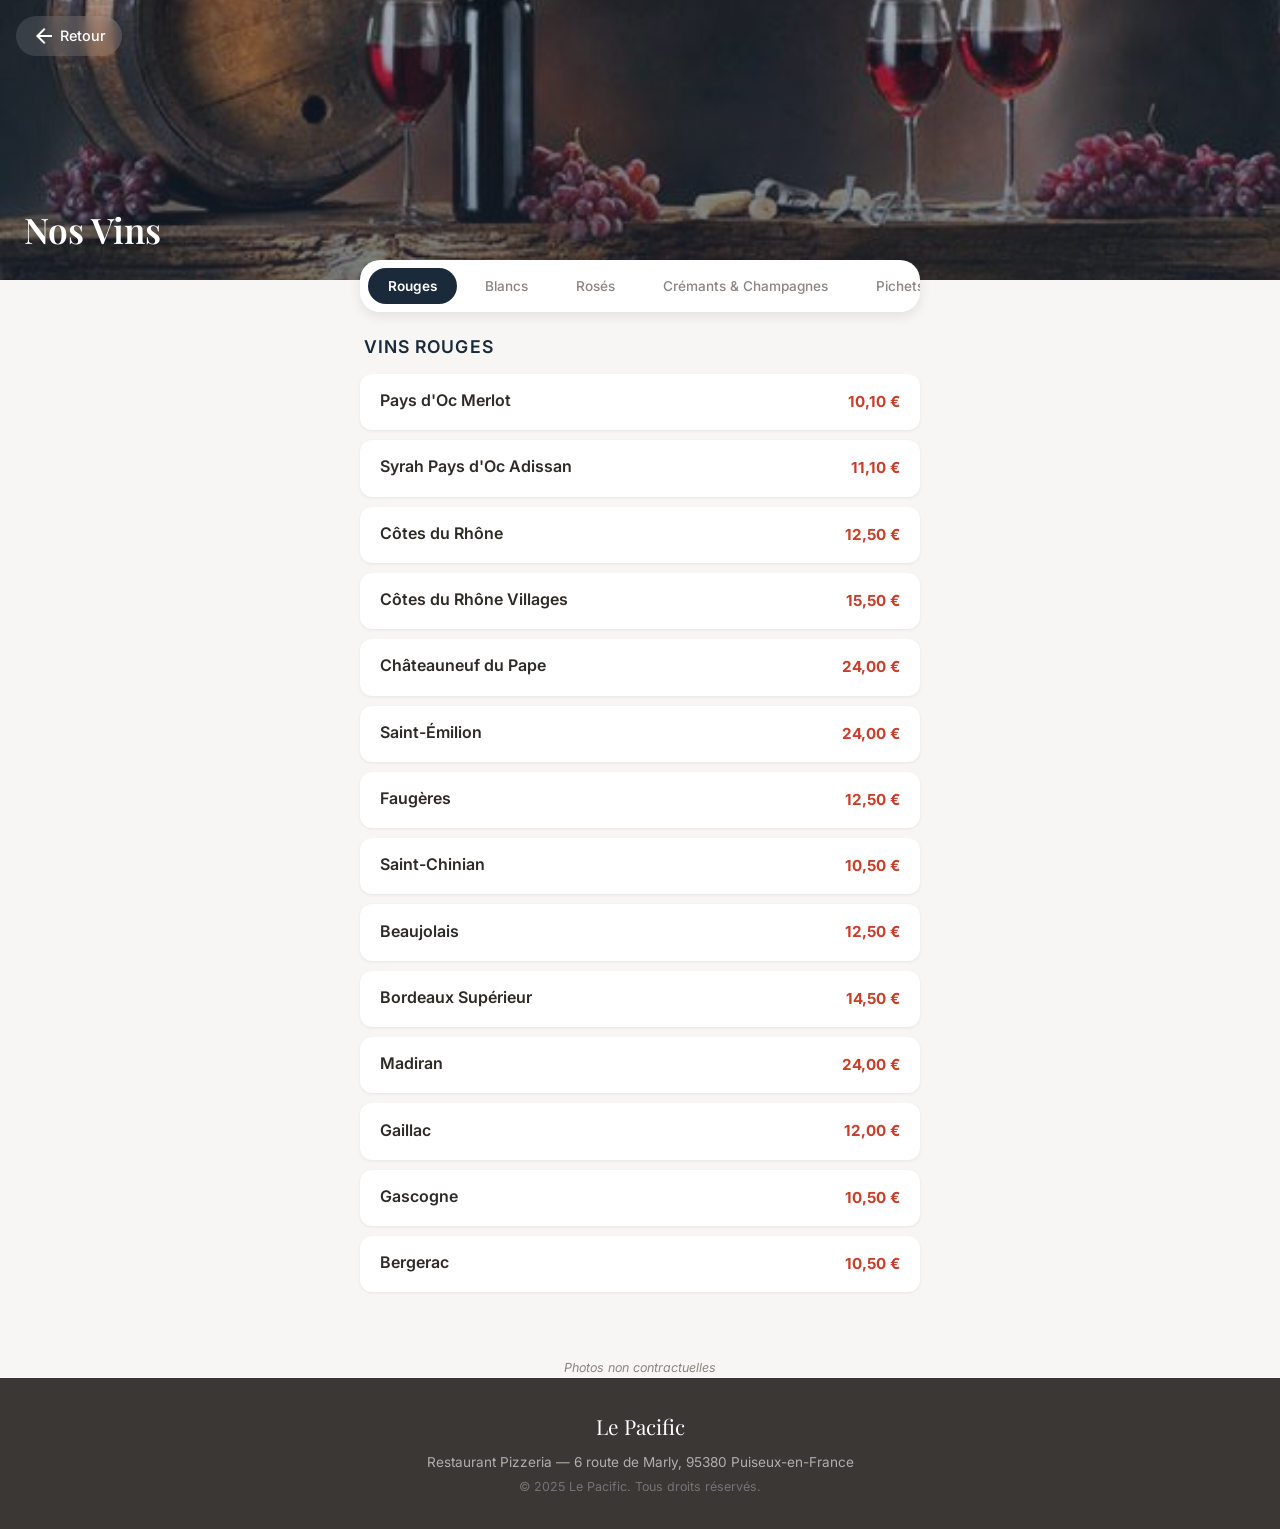
<file: menu_vins.html>
<!DOCTYPE html>
<html lang="fr">
<head>
    <meta charset="UTF-8">
    <meta name="viewport" content="width=device-width, initial-scale=1.0">
    <title>Nos Vins — Le Pacific | Puiseux-en-France</title>
    <meta name="description" content="Découvrez notre sélection de vins rouges, blancs, rosés, crémants et champagnes au Pacific — Restaurant Pizzeria à Puiseux-en-France.">
    <meta name="robots" content="index,follow">

    <link rel="preconnect" href="https://fonts.googleapis.com">
    <link rel="preconnect" href="https://fonts.gstatic.com" crossorigin>
    <link href="https://fonts.googleapis.com/css2?family=Playfair+Display:ital,wght@0,400;0,600;0,700;1,400&family=Inter:wght@300;400;500;600;700&display=swap" rel="stylesheet">
    <link rel="stylesheet" href="https://fonts.googleapis.com/css2?family=Material+Symbols+Outlined:opsz,wght,FILL,GRAD@20..48,100..700,0,1" />
    <link rel="stylesheet" href="styles.css">
    <link rel="stylesheet" href="products.css">
</head>
<body class="product-page">
    <!-- Image d'en-tête de la catégorie -->
    <div class="cat-hero">
        <img src="images/photos/vins-rouges.jpg" alt="Nos Vins" class="cat-hero-img">
        <div class="cat-hero-overlay"></div>
        <a href="index.html#menu" class="cat-back">
            <span class="material-symbols-outlined">arrow_back</span> Retour
        </a>
        <h1 class="cat-hero-title">Nos Vins</h1>
    </div>

    <main class="cat-main">
        <!-- Navigation des sous-catégories -->
        <nav class="cat-nav" id="catNav">
            <button class="cat-nav-btn active" data-target="rouges">Rouges</button>
            <button class="cat-nav-btn" data-target="blancs">Blancs</button>
            <button class="cat-nav-btn" data-target="roses">Rosés</button>
            <button class="cat-nav-btn" data-target="cremants">Crémants &amp; Champagnes</button>
            <button class="cat-nav-btn" data-target="pichets">Pichets</button>
        </nav>

        <div class="cat-content">
            <!-- ROUGES -->
            <section id="rouges" class="product-section active">
                <h2 class="product-section-title">Vins Rouges</h2>

                <div class="product-card">
                    <div class="product-info">
                        <h3 class="product-name">Pays d'Oc Merlot</h3>
                    </div>
                    <div class="product-prices">
                        <span class="price">10,10 €</span>
                    </div>
                </div>

                <div class="product-card">
                    <div class="product-info">
                        <h3 class="product-name">Syrah Pays d'Oc Adissan</h3>
                    </div>
                    <div class="product-prices">
                        <span class="price">11,10 €</span>
                    </div>
                </div>

                <div class="product-card">
                    <div class="product-info">
                        <h3 class="product-name">Côtes du Rhône</h3>
                    </div>
                    <div class="product-prices">
                        <span class="price">12,50 €</span>
                    </div>
                </div>

                <div class="product-card">
                    <div class="product-info">
                        <h3 class="product-name">Côtes du Rhône Villages</h3>
                    </div>
                    <div class="product-prices">
                        <span class="price">15,50 €</span>
                    </div>
                </div>

                <div class="product-card">
                    <div class="product-info">
                        <h3 class="product-name">Châteauneuf du Pape</h3>
                    </div>
                    <div class="product-prices">
                        <span class="price">24,00 €</span>
                    </div>
                </div>

                <div class="product-card">
                    <div class="product-info">
                        <h3 class="product-name">Saint-Émilion</h3>
                    </div>
                    <div class="product-prices">
                        <span class="price">24,00 €</span>
                    </div>
                </div>

                <div class="product-card">
                    <div class="product-info">
                        <h3 class="product-name">Faugères</h3>
                    </div>
                    <div class="product-prices">
                        <span class="price">12,50 €</span>
                    </div>
                </div>

                <div class="product-card">
                    <div class="product-info">
                        <h3 class="product-name">Saint-Chinian</h3>
                    </div>
                    <div class="product-prices">
                        <span class="price">10,50 €</span>
                    </div>
                </div>

                <div class="product-card">
                    <div class="product-info">
                        <h3 class="product-name">Beaujolais</h3>
                    </div>
                    <div class="product-prices">
                        <span class="price">12,50 €</span>
                    </div>
                </div>

                <div class="product-card">
                    <div class="product-info">
                        <h3 class="product-name">Bordeaux Supérieur</h3>
                    </div>
                    <div class="product-prices">
                        <span class="price">14,50 €</span>
                    </div>
                </div>

                <div class="product-card">
                    <div class="product-info">
                        <h3 class="product-name">Madiran</h3>
                    </div>
                    <div class="product-prices">
                        <span class="price">24,00 €</span>
                    </div>
                </div>

                <div class="product-card">
                    <div class="product-info">
                        <h3 class="product-name">Gaillac</h3>
                    </div>
                    <div class="product-prices">
                        <span class="price">12,00 €</span>
                    </div>
                </div>

                <div class="product-card">
                    <div class="product-info">
                        <h3 class="product-name">Gascogne</h3>
                    </div>
                    <div class="product-prices">
                        <span class="price">10,50 €</span>
                    </div>
                </div>

                <div class="product-card">
                    <div class="product-info">
                        <h3 class="product-name">Bergerac</h3>
                    </div>
                    <div class="product-prices">
                        <span class="price">10,50 €</span>
                    </div>
                </div>
            </section>

            <!-- BLANCS -->
            <section id="blancs" class="product-section">
                <h2 class="product-section-title">Vins Blancs</h2>

                <div class="product-card">
                    <div class="product-info">
                        <h3 class="product-name">Chardonnay Pays d'Oc</h3>
                    </div>
                    <div class="product-prices">
                        <span class="price">10,10 €</span>
                    </div>
                </div>

                <div class="product-card">
                    <div class="product-info">
                        <h3 class="product-name">Chardonnay Pays d'Oc Adissan</h3>
                    </div>
                    <div class="product-prices">
                        <span class="price">11,10 €</span>
                    </div>
                </div>

                <div class="product-card">
                    <div class="product-info">
                        <h3 class="product-name">Viognier</h3>
                    </div>
                    <div class="product-prices">
                        <span class="price">10,50 €</span>
                    </div>
                </div>

                <div class="product-card">
                    <div class="product-info">
                        <h3 class="product-name">Pouilly Fuissé</h3>
                    </div>
                    <div class="product-prices">
                        <span class="price">24,00 €</span>
                    </div>
                </div>

                <div class="product-card">
                    <div class="product-info">
                        <h3 class="product-name">Sancerre</h3>
                    </div>
                    <div class="product-prices">
                        <span class="price">24,00 €</span>
                    </div>
                </div>

                <div class="product-card">
                    <div class="product-info">
                        <h3 class="product-name">Bordeaux Blanc</h3>
                    </div>
                    <div class="product-prices">
                        <span class="price">14,50 €</span>
                    </div>
                </div>
            </section>

            <!-- ROSÉS -->
            <section id="roses" class="product-section">
                <h2 class="product-section-title">Vins Rosés</h2>

                <div class="product-card">
                    <div class="product-info">
                        <h3 class="product-name">Côtes de Provence</h3>
                    </div>
                    <div class="product-prices">
                        <span class="price">12,50 €</span>
                    </div>
                </div>

                <div class="product-card">
                    <div class="product-info">
                        <h3 class="product-name">Pays d'Oc</h3>
                    </div>
                    <div class="product-prices">
                        <span class="price">10,10 €</span>
                    </div>
                </div>

                <div class="product-card">
                    <div class="product-info">
                        <h3 class="product-name">Tavel</h3>
                    </div>
                    <div class="product-prices">
                        <span class="price">14,50 €</span>
                    </div>
                </div>
            </section>

            <!-- CRÉMANTS & CHAMPAGNES -->
            <section id="cremants" class="product-section">
                <h2 class="product-section-title">Crémants &amp; Champagnes</h2>

                <div class="product-card">
                    <div class="product-info">
                        <h3 class="product-name">Crémant de Bourgogne (75cl)</h3>
                    </div>
                    <div class="product-prices">
                        <span class="price">18,00 €</span>
                    </div>
                </div>

                <div class="product-card">
                    <div class="product-info">
                        <h3 class="product-name">Crémant de Limoux Rosé (75cl)</h3>
                    </div>
                    <div class="product-prices">
                        <span class="price">18,00 €</span>
                    </div>
                </div>

                <div class="product-card">
                    <div class="product-info">
                        <h3 class="product-name">Champagne (75cl)</h3>
                    </div>
                    <div class="product-prices">
                        <span class="price">32,00 €</span>
                    </div>
                </div>

                <div class="product-card">
                    <div class="product-info">
                        <h3 class="product-name">Moët &amp; Chandon (75cl)</h3>
                    </div>
                    <div class="product-prices">
                        <span class="price">55,00 €</span>
                    </div>
                </div>
            </section>

            <!-- PICHETS -->
            <section id="pichets" class="product-section">
                <h2 class="product-section-title">Pichets (50cl)</h2>

                <div class="product-card">
                    <div class="product-info">
                        <h3 class="product-name">Rouge</h3>
                    </div>
                    <div class="product-prices">
                        <span class="price">8,00 €</span>
                    </div>
                </div>

                <div class="product-card">
                    <div class="product-info">
                        <h3 class="product-name">Rosé</h3>
                    </div>
                    <div class="product-prices">
                        <span class="price">8,00 €</span>
                    </div>
                </div>

                <div class="product-card">
                    <div class="product-info">
                        <h3 class="product-name">Blanc</h3>
                    </div>
                    <div class="product-prices">
                        <span class="price">8,00 €</span>
                    </div>
                </div>
            </section>
        </div>
    </main>

    <p class="footer-legal">Photos non contractuelles</p>

    <footer class="footer">
        <div class="container">
            <div class="footer-brand">Le Pacific</div>
            <p class="footer-text">Restaurant Pizzeria — 6 route de Marly, 95380 Puiseux-en-France</p>
            <p class="footer-copy">&copy; 2025 Le Pacific. Tous droits réservés.</p>
        </div>
    </footer>

    <script>
        // === Navigation sous-catégories ===
        const navBtns = document.querySelectorAll('.cat-nav-btn');
        const sections = document.querySelectorAll('.product-section');

        navBtns.forEach(btn => {
            btn.addEventListener('click', () => {
                navBtns.forEach(b => b.classList.remove('active'));
                btn.classList.add('active');

                const target = btn.getAttribute('data-target');
                sections.forEach(s => {
                    s.classList.remove('active');
                    if (s.id === target) s.classList.add('active');
                });
            });
        });

        // === Sticky nav scroll effect ===
        const catNav = document.getElementById('catNav');
        window.addEventListener('scroll', () => {
            if (window.scrollY > 250) {
                catNav.classList.add('sticky');
            } else {
                catNav.classList.remove('sticky');
            }
        });
    </script>
</body>
</html>
</file>
<file: styles.css>
/* ============================================
   Le Pacific — Restaurant Pizzeria
   Design system & styles
   ============================================ */

/* --- CSS Variables --- */
:root {
    --color-primary: #1a2a3a;
    --color-primary-light: #2c4a6e;
    --color-accent: #c73e2b;
    --color-accent-light: #e85d4a;
    --color-gold: #b8860b;
    --color-gold-light: #daa520;
    --color-warm: #f5f0eb;
    --color-white: #ffffff;
    --color-light: #f8f6f4;
    --color-gray-100: #f0efed;
    --color-gray-200: #e0ddd9;
    --color-gray-300: #b8b4b0;
    --color-gray-400: #8a8580;
    --color-gray-500: #5c5855;
    --color-gray-600: #3a3735;
    --color-text: #2d2a27;
    --color-text-light: #6b6763;

    --font-heading: 'Playfair Display', Georgia, serif;
    --font-body: 'Inter', -apple-system, BlinkMacSystemFont, sans-serif;

    --shadow-sm: 0 1px 3px rgba(26, 42, 58, 0.08);
    --shadow-md: 0 4px 12px rgba(26, 42, 58, 0.1);
    --shadow-lg: 0 8px 30px rgba(26, 42, 58, 0.12);
    --shadow-xl: 0 20px 60px rgba(26, 42, 58, 0.15);

    --radius-sm: 8px;
    --radius-md: 12px;
    --radius-lg: 20px;
    --radius-xl: 28px;

    --max-width: 600px;
    --nav-height: 64px;

    --transition: 0.3s cubic-bezier(0.4, 0, 0.2, 1);
}

/* --- Reset & Base --- */
*, *::before, *::after { box-sizing: border-box; margin: 0; padding: 0; }

html {
    scroll-behavior: smooth;
    -webkit-text-size-adjust: 100%;
}

body {
    font-family: var(--font-body);
    font-size: 16px;
    line-height: 1.6;
    color: var(--color-text);
    background: var(--color-light);
    -webkit-font-smoothing: antialiased;
    -moz-osx-font-smoothing: grayscale;
}

img { max-width: 100%; height: auto; display: block; }
a { color: inherit; text-decoration: none; }
ul { list-style: none; }

.container {
    width: 100%;
    max-width: var(--max-width);
    margin: 0 auto;
    padding: 0 20px;
}

/* --- Typography --- */
h1, h2, h3, h4 {
    font-family: var(--font-heading);
    font-weight: 600;
    line-height: 1.25;
}

.section {
    padding: 60px 0;
}

.section-header {
    text-align: center;
    margin-bottom: 40px;
}

.section-badge {
    display: inline-block;
    font-family: var(--font-body);
    font-size: 0.75rem;
    font-weight: 600;
    text-transform: uppercase;
    letter-spacing: 0.12em;
    color: var(--color-accent);
    background: rgba(199, 62, 43, 0.08);
    padding: 4px 14px;
    border-radius: 20px;
    margin-bottom: 12px;
}

.section-title {
    font-size: 2rem;
    color: var(--color-primary);
    margin-bottom: 12px;
}

.section-title.left {
    text-align: left;
}

.section-desc {
    font-size: 0.95rem;
    color: var(--color-text-light);
    max-width: 420px;
    margin: 0 auto;
}

/* --- Buttons --- */
.btn {
    display: inline-flex;
    align-items: center;
    gap: 8px;
    font-family: var(--font-body);
    font-size: 0.95rem;
    font-weight: 600;
    padding: 12px 28px;
    border-radius: 50px;
    border: none;
    cursor: pointer;
    transition: var(--transition);
    text-decoration: none;
}

.btn-primary {
    background: var(--color-accent);
    color: var(--color-white);
    box-shadow: 0 4px 14px rgba(199, 62, 43, 0.3);
}
.btn-primary:hover {
    background: var(--color-accent-light);
    transform: translateY(-2px);
    box-shadow: 0 6px 20px rgba(199, 62, 43, 0.4);
}

.btn-secondary {
    background: rgba(255,255,255,0.15);
    color: var(--color-white);
    backdrop-filter: blur(8px);
    border: 1px solid rgba(255,255,255,0.3);
}
.btn-secondary:hover {
    background: rgba(255,255,255,0.25);
    transform: translateY(-2px);
}

.btn-small {
    font-size: 0.85rem;
    padding: 8px 20px;
    background: var(--color-primary);
    color: var(--color-white);
    border-radius: 50px;
}
.btn-small:hover {
    background: var(--color-primary-light);
}

.btn-large {
    font-size: 1.1rem;
    padding: 16px 40px;
}

/* ============================================
   HERO SECTION
   ============================================ */
.hero {
    position: relative;
    height: 100vh;
    min-height: 600px;
    max-height: 900px;
    display: flex;
    flex-direction: column;
    align-items: center;
    justify-content: center;
    overflow: hidden;
    color: var(--color-white);
}

.hero-bg {
    position: absolute;
    inset: 0;
    background-size: cover;
    background-position: center;
    background-color: var(--color-primary);
}

.hero-overlay {
    position: absolute;
    inset: 0;
    background: linear-gradient(
        180deg,
        rgba(26, 42, 58, 0.6) 0%,
        rgba(26, 42, 58, 0.4) 40%,
        rgba(26, 42, 58, 0.7) 100%
    );
    z-index: 1;
}

/* --- Navbar --- */
.navbar {
    position: fixed;
    top: 0;
    left: 0;
    right: 0;
    z-index: 100;
    display: flex;
    align-items: center;
    justify-content: space-between;
    padding: 16px 24px;
    transition: var(--transition);
}

.navbar.scrolled {
    background: rgba(26, 42, 58, 0.95);
    backdrop-filter: blur(12px);
    padding: 10px 24px;
    box-shadow: var(--shadow-md);
}

.nav-brand {
    font-family: var(--font-heading);
    font-size: 1.4rem;
    font-weight: 700;
    color: var(--color-white);
    letter-spacing: 0.02em;
}

.nav-toggle {
    display: none;
    background: none;
    border: none;
    color: var(--color-white);
    cursor: pointer;
    padding: 4px;
    z-index: 101;
}
.nav-toggle .material-symbols-outlined {
    font-size: 28px;
}

.nav-links {
    display: flex;
    gap: 8px;
}

.nav-link {
    font-size: 0.9rem;
    font-weight: 500;
    color: rgba(255,255,255,0.8);
    padding: 8px 16px;
    border-radius: 30px;
    transition: var(--transition);
}
.nav-link:hover,
.nav-link.active {
    color: var(--color-white);
    background: rgba(255,255,255,0.12);
}

/* --- Hero Content --- */
.hero-content {
    position: relative;
    z-index: 2;
    text-align: center;
    padding: 0 24px;
}

.hero-title {
    font-family: var(--font-heading);
    font-size: clamp(2.8rem, 8vw, 4.5rem);
    font-weight: 700;
    letter-spacing: 0.02em;
    margin-bottom: 8px;
    text-shadow: 0 2px 20px rgba(0,0,0,0.3);
}

.hero-subtitle {
    font-size: clamp(1rem, 2.5vw, 1.25rem);
    font-weight: 300;
    opacity: 0.9;
    letter-spacing: 0.08em;
    margin-bottom: 6px;
}

.hero-location {
    font-size: 0.9rem;
    opacity: 0.7;
    margin-bottom: 36px;
}

.hero-actions {
    display: flex;
    gap: 16px;
    justify-content: center;
    flex-wrap: wrap;
}

.hero-scroll-indicator {
    position: absolute;
    bottom: 30px;
    z-index: 2;
    animation: bounce 2s infinite;
    opacity: 0.6;
}
.hero-scroll-indicator .material-symbols-outlined {
    font-size: 32px;
}

@keyframes bounce {
    0%, 100% { transform: translateY(0); }
    50% { transform: translateY(8px); }
}

/* ============================================
   PLATS DU JOUR
   ============================================ */
.section-plats {
    padding: 40px 0;
}

.plats-card {
    display: flex;
    background: var(--color-white);
    border-radius: var(--radius-xl);
    overflow: hidden;
    box-shadow: var(--shadow-lg);
}

.plats-image {
    flex: 0 0 200px;
    overflow: hidden;
}
.plats-image img {
    width: 100%;
    height: 100%;
    object-fit: cover;
}

.plats-content {
    flex: 1;
    padding: 28px 30px;
}

.plats-content .section-title {
    margin-bottom: 16px;
}

.plats-list {
    display: flex;
    flex-direction: column;
    gap: 6px;
}

.plat-item {
    font-size: 0.95rem;
    display: flex;
    align-items: baseline;
    gap: 8px;
    color: var(--color-gray-600);
}

.plat-bullet {
    color: var(--color-accent);
    font-weight: 700;
    font-size: 1.1rem;
}

.plats-loading,
.plats-empty,
.plats-closed {
    font-style: italic;
    color: var(--color-text-light);
    font-size: 0.95rem;
}

.plats-closed {
    color: var(--color-accent);
    font-weight: 600;
    font-style: normal;
}

.plats-dates {
    font-size: 0.85rem;
    color: var(--color-text-light);
    margin-top: 4px;
}

/* ============================================
   CATEGORIES GRID
   ============================================ */
.section-menu {
    background: var(--color-white);
}

.categories-grid {
    display: grid;
    grid-template-columns: 1fr 1fr;
    gap: 16px;
}

.categorie-card {
    position: relative;
    border-radius: var(--radius-lg);
    overflow: hidden;
    aspect-ratio: 1 / 1;
    cursor: pointer;
    display: block;
    transition: var(--transition);
    box-shadow: var(--shadow-sm);
}

.categorie-card:hover {
    transform: translateY(-4px);
    box-shadow: var(--shadow-lg);
}

.categorie-img {
    position: absolute;
    inset: 0;
}
.categorie-img img {
    width: 100%;
    height: 100%;
    object-fit: cover;
    transition: var(--transition);
}
.categorie-card:hover .categorie-img img {
    transform: scale(1.05);
}

.categorie-info {
    position: absolute;
    bottom: 0;
    left: 0;
    right: 0;
    padding: 16px 14px 14px;
    background: linear-gradient(
        0deg,
        rgba(0,0,0,0.75) 0%,
        rgba(0,0,0,0.5) 50%,
        transparent 100%
    );
    color: var(--color-white);
}

.categorie-icon {
    font-size: 1.25rem;
    margin-bottom: 2px;
    color: var(--color-gold-light);
    display: block;
}

.categorie-info h3 {
    font-family: var(--font-body);
    font-size: 0.95rem;
    font-weight: 600;
    margin-bottom: 2px;
}

.categorie-info p {
    font-size: 0.75rem;
    opacity: 0.8;
    font-weight: 400;
}

/* ============================================
   INFOS PRACTIQUES
   ============================================ */
.section-infos {
    background: var(--color-warm);
}

.infos-grid {
    display: grid;
    grid-template-columns: 1fr 1fr;
    gap: 16px;
}

.info-card {
    background: var(--color-white);
    border-radius: var(--radius-md);
    padding: 24px 20px;
    text-align: center;
    box-shadow: var(--shadow-sm);
    transition: var(--transition);
}
.info-card:hover {
    transform: translateY(-2px);
    box-shadow: var(--shadow-md);
}

.info-icon {
    font-size: 2rem;
    color: var(--color-accent);
    margin-bottom: 12px;
    display: block;
}

.info-card h3 {
    font-family: var(--font-body);
    font-size: 0.9rem;
    font-weight: 600;
    color: var(--color-primary);
    margin-bottom: 8px;
}

.info-card p {
    font-size: 0.9rem;
    color: var(--color-text-light);
    line-height: 1.5;
}

.info-card a {
    color: var(--color-primary);
    font-weight: 500;
}
.info-card a:hover {
    color: var(--color-accent);
}

/* ============================================
   CONTACT / CTA
   ============================================ */
.section-contact {
    background: var(--color-primary);
    color: var(--color-white);
    text-align: center;
}

.contact-cta h2 {
    font-size: 2rem;
    margin-bottom: 8px;
}

.contact-cta p {
    font-size: 0.95rem;
    opacity: 0.8;
    margin-bottom: 24px;
}

.contact-cta .btn-primary {
    background: var(--color-accent);
}
.contact-cta .btn-primary:hover {
    background: var(--color-accent-light);
}

.social-links {
    margin-top: 40px;
    padding-top: 32px;
    border-top: 1px solid rgba(255,255,255,0.12);
}

.social-links h3 {
    font-family: var(--font-body);
    font-size: 0.9rem;
    font-weight: 500;
    opacity: 0.7;
    margin-bottom: 16px;
    text-transform: uppercase;
    letter-spacing: 0.08em;
}

.social-icons {
    display: flex;
    justify-content: center;
    gap: 16px;
}

.social-icon img {
    width: 44px;
    height: 44px;
    border-radius: 12px;
    transition: var(--transition);
    object-fit: cover;
}
.social-icon:hover img {
    transform: scale(1.1);
}

/* ============================================
   FOOTER
   ============================================ */
.footer {
    background: var(--color-gray-600);
    color: rgba(255,255,255,0.6);
    text-align: center;
    padding: 32px 0;
}

.footer-brand {
    font-family: var(--font-heading);
    font-size: 1.3rem;
    color: var(--color-white);
    margin-bottom: 8px;
}

.footer-text {
    font-size: 0.85rem;
    margin-bottom: 4px;
}

.footer-copy {
    font-size: 0.78rem;
    opacity: 0.5;
}


/* ============================================
   BACK TO TOP
   ============================================ */
.back-to-top {
    position: fixed;
    bottom: 24px;
    right: 24px;
    z-index: 50;
    width: 48px;
    height: 48px;
    border-radius: 50%;
    background: var(--color-accent);
    color: var(--color-white);
    border: none;
    cursor: pointer;
    display: flex;
    align-items: center;
    justify-content: center;
    opacity: 0;
    transform: translateY(20px);
    transition: var(--transition);
    box-shadow: var(--shadow-md);
    pointer-events: none;
}
.back-to-top.visible {
    opacity: 1;
    transform: translateY(0);
    pointer-events: auto;
}
.back-to-top:hover {
    background: var(--color-accent-light);
    transform: translateY(-2px);
}

/* ============================================
   RESPONSIVE - MOBILE
   ============================================ */
@media (max-width: 480px) {
    .nav-links {
        position: fixed;
        top: 0;
        right: -280px;
        width: 260px;
        height: 100vh;
        background: rgba(26, 42, 58, 0.98);
        backdrop-filter: blur(16px);
        flex-direction: column;
        padding: 80px 24px 24px;
        gap: 4px;
        transition: var(--transition);
        box-shadow: -4px 0 30px rgba(0,0,0,0.3);
    }

    .nav-links.open {
        right: 0;
    }

    .nav-toggle {
        display: block;
    }

    .nav-link {
        font-size: 1.05rem;
        padding: 12px 16px;
        display: block;
    }

    .categories-grid {
        grid-template-columns: 1fr 1fr;
        gap: 12px;
    }

    .infos-grid {
        grid-template-columns: 1fr;
        gap: 12px;
    }

    .plats-card {
        flex-direction: column;
    }

    .plats-image {
        flex: 0 0 180px;
    }

    .plats-content {
        padding: 20px;
    }

    .section {
        padding: 40px 0;
    }

    .hero-actions {
        flex-direction: column;
        align-items: center;
    }

    .hero-title {
        font-size: 2.4rem;
    }

    .contact-cta h2 {
        font-size: 1.6rem;
    }
}

@media (min-width: 481px) and (max-width: 768px) {
    .plats-card {
        flex-direction: column;
    }
    .plats-image {
        flex: 0 0 200px;
    }
}
</file>
<file: products.css>
/* ============================================
   Le Pacific — Products Pages Styles
   ============================================ */

.product-page {
    background: var(--color-light);
}

/* --- Category Hero --- */
.cat-hero {
    position: relative;
    height: 280px;
    overflow: hidden;
}

.cat-hero-img {
    width: 100%;
    height: 100%;
    object-fit: cover;
}

.cat-hero-overlay {
    position: absolute;
    inset: 0;
    background: linear-gradient(
        180deg,
        rgba(26, 42, 58, 0.4) 0%,
        rgba(26, 42, 58, 0.6) 100%
    );
}

.cat-back {
    position: absolute;
    top: 16px;
    left: 16px;
    z-index: 2;
    display: inline-flex;
    align-items: center;
    gap: 4px;
    color: var(--color-white);
    font-size: 0.9rem;
    font-weight: 500;
    padding: 8px 16px;
    background: rgba(255,255,255,0.12);
    backdrop-filter: blur(8px);
    border-radius: 30px;
    transition: var(--transition);
}
.cat-back:hover {
    background: rgba(255,255,255,0.25);
    transform: translateY(-1px);
}

.cat-hero-title {
    position: absolute;
    bottom: 28px;
    left: 24px;
    z-index: 2;
    font-family: var(--font-heading);
    font-size: 2.2rem;
    color: var(--color-white);
    text-shadow: 0 2px 20px rgba(0,0,0,0.3);
    display: flex;
    align-items: center;
    gap: 14px;
}

.hero-badge-img {
    width: 56px;
    height: 56px;
    border-radius: 50%;
    object-fit: cover;
    border: 3px solid rgba(255,255,255,0.6);
    box-shadow: 0 4px 15px rgba(0,0,0,0.35);
}

/* --- Main Content --- */
.cat-main {
    max-width: var(--max-width);
    margin: 0 auto;
    padding: 0 20px;
    margin-top: -20px;
    position: relative;
    z-index: 2;
    padding-bottom: 40px;
}

/* --- Navigation sous-catégories --- */
.cat-nav {
    display: flex;
    gap: 8px;
    background: var(--color-white);
    border-radius: var(--radius-lg);
    padding: 8px;
    box-shadow: var(--shadow-md);
    overflow-x: auto;
    -webkit-overflow-scrolling: touch;
    scrollbar-width: none;
    margin-bottom: 24px;
}

.cat-nav.sticky {
    position: sticky;
    top: 0;
    z-index: 10;
    border-radius: 0;
    box-shadow: var(--shadow-lg);
    margin-left: -20px;
    margin-right: -20px;
    padding: 8px 20px;
    max-width: calc(100% + 40px);
    width: calc(100% + 40px);
}

.cat-nav-btn {
    flex-shrink: 0;
    font-family: var(--font-body);
    font-size: 0.85rem;
    font-weight: 500;
    padding: 10px 20px;
    border: none;
    border-radius: 30px;
    background: transparent;
    color: var(--color-gray-400);
    cursor: pointer;
    transition: var(--transition);
    white-space: nowrap;
}

.cat-nav-btn:hover {
    color: var(--color-text);
    background: var(--color-gray-100);
}

.cat-nav-btn.active {
    background: var(--color-primary);
    color: var(--color-white);
    font-weight: 600;
}

/* --- Product Sections --- */
.product-section {
    display: none;
    animation: fadeIn 0.3s ease;
}

.product-section.active {
    display: block;
}

@keyframes fadeIn {
    from { opacity: 0; transform: translateY(8px); }
    to { opacity: 1; transform: translateY(0); }
}

.product-section-title {
    font-family: var(--font-body);
    font-size: 1.1rem;
    font-weight: 600;
    color: var(--color-primary);
    text-transform: uppercase;
    letter-spacing: 0.06em;
    margin-bottom: 16px;
    padding: 0 4px;
    display: flex;
    align-items: center;
    gap: 12px;
}

.section-deco-img {
    width: 42px;
    height: 42px;
    border-radius: 8px;
    object-fit: cover;
    box-shadow: 0 2px 8px rgba(0,0,0,0.12);
}

.photo-disclaimer {
    text-align: center;
    font-size: 0.75rem;
    color: var(--color-text-light);
    padding: 16px 20px 8px;
    margin: 0;
    letter-spacing: 0.02em;
}

/* --- Product Card --- */
.product-card {
    background: var(--color-white);
    border-radius: var(--radius-md);
    padding: 16px 20px;
    margin-bottom: 10px;
    display: flex;
    align-items: center;
    justify-content: space-between;
    gap: 16px;
    box-shadow: var(--shadow-sm);
    transition: var(--transition);
}

.product-card:hover {
    box-shadow: var(--shadow-md);
    transform: translateY(-1px);
}

.product-card.special {
    border-left: 3px solid var(--color-accent);
}

.product-info {
    flex: 1;
    min-width: 0;
}

.product-name {
    font-family: var(--font-body);
    font-size: 1rem;
    font-weight: 600;
    color: var(--color-text);
    margin-bottom: 4px;
    display: flex;
    align-items: center;
    gap: 8px;
    flex-wrap: wrap;
}

.badge {
    display: inline-block;
    font-size: 0.65rem;
    font-weight: 600;
    text-transform: uppercase;
    letter-spacing: 0.05em;
    color: var(--color-accent);
    background: rgba(199, 62, 43, 0.08);
    padding: 2px 10px;
    border-radius: 20px;
}

.product-ingredients {
    font-size: 0.85rem;
    color: var(--color-text-light);
    line-height: 1.4;
}

.product-prices {
    display: flex;
    flex-direction: column;
    align-items: flex-end;
    gap: 4px;
    flex-shrink: 0;
}

.price {
    font-size: 0.95rem;
    font-weight: 700;
    color: var(--color-accent);
    white-space: nowrap;
}

.price[data-size]::before {
    content: attr(data-size) " — ";
    font-size: 0.75rem;
    font-weight: 500;
    color: var(--color-gray-400);
}

/* --- Suppléments Grid --- */
.supplements-grid {
    background: var(--color-white);
    border-radius: var(--radius-md);
    padding: 16px 20px;
    box-shadow: var(--shadow-sm);
}

.supplement-item {
    display: flex;
    justify-content: space-between;
    align-items: center;
    padding: 12px 0;
    border-bottom: 1px solid var(--color-gray-100);
}

.supplement-item:last-child {
    border-bottom: none;
}

.sup-name {
    font-size: 0.95rem;
    color: var(--color-text);
}

.sup-price {
    font-size: 0.95rem;
    font-weight: 700;
    color: var(--color-accent);
    flex-shrink: 0;
    margin-left: 16px;
}

/* --- Responsive --- */
@media (max-width: 480px) {
    .cat-hero {
        height: 220px;
    }

    .cat-hero-title {
        font-size: 1.6rem;
        bottom: 20px;
        left: 20px;
    }

    .cat-main {
        padding: 0 16px;
        margin-top: -16px;
        padding-bottom: 32px;
    }

    .cat-nav.sticky {
        margin-left: -16px;
        margin-right: -16px;
        padding: 8px 16px;
        max-width: calc(100% + 32px);
        width: calc(100% + 32px);
    }

    .product-card {
        padding: 12px 16px;
        flex-direction: column;
        align-items: flex-start;
        gap: 8px;
    }

    .product-prices {
        flex-direction: row;
        gap: 12px;
        align-items: center;
    }

    .price {
        font-size: 0.9rem;
    }

    .price[data-size]::before {
        content: attr(data-size) " ";
    }
}

/* Photo disclaimer */
.footer-disclaimer,
.footer-legal,
.photo-disclaimer {
    text-align: center;
    font-size: 0.78rem;
    color: var(--color-gray-400);
    padding: 16px 20px 0;
    margin: 0;
    font-style: italic;
}
</file>
